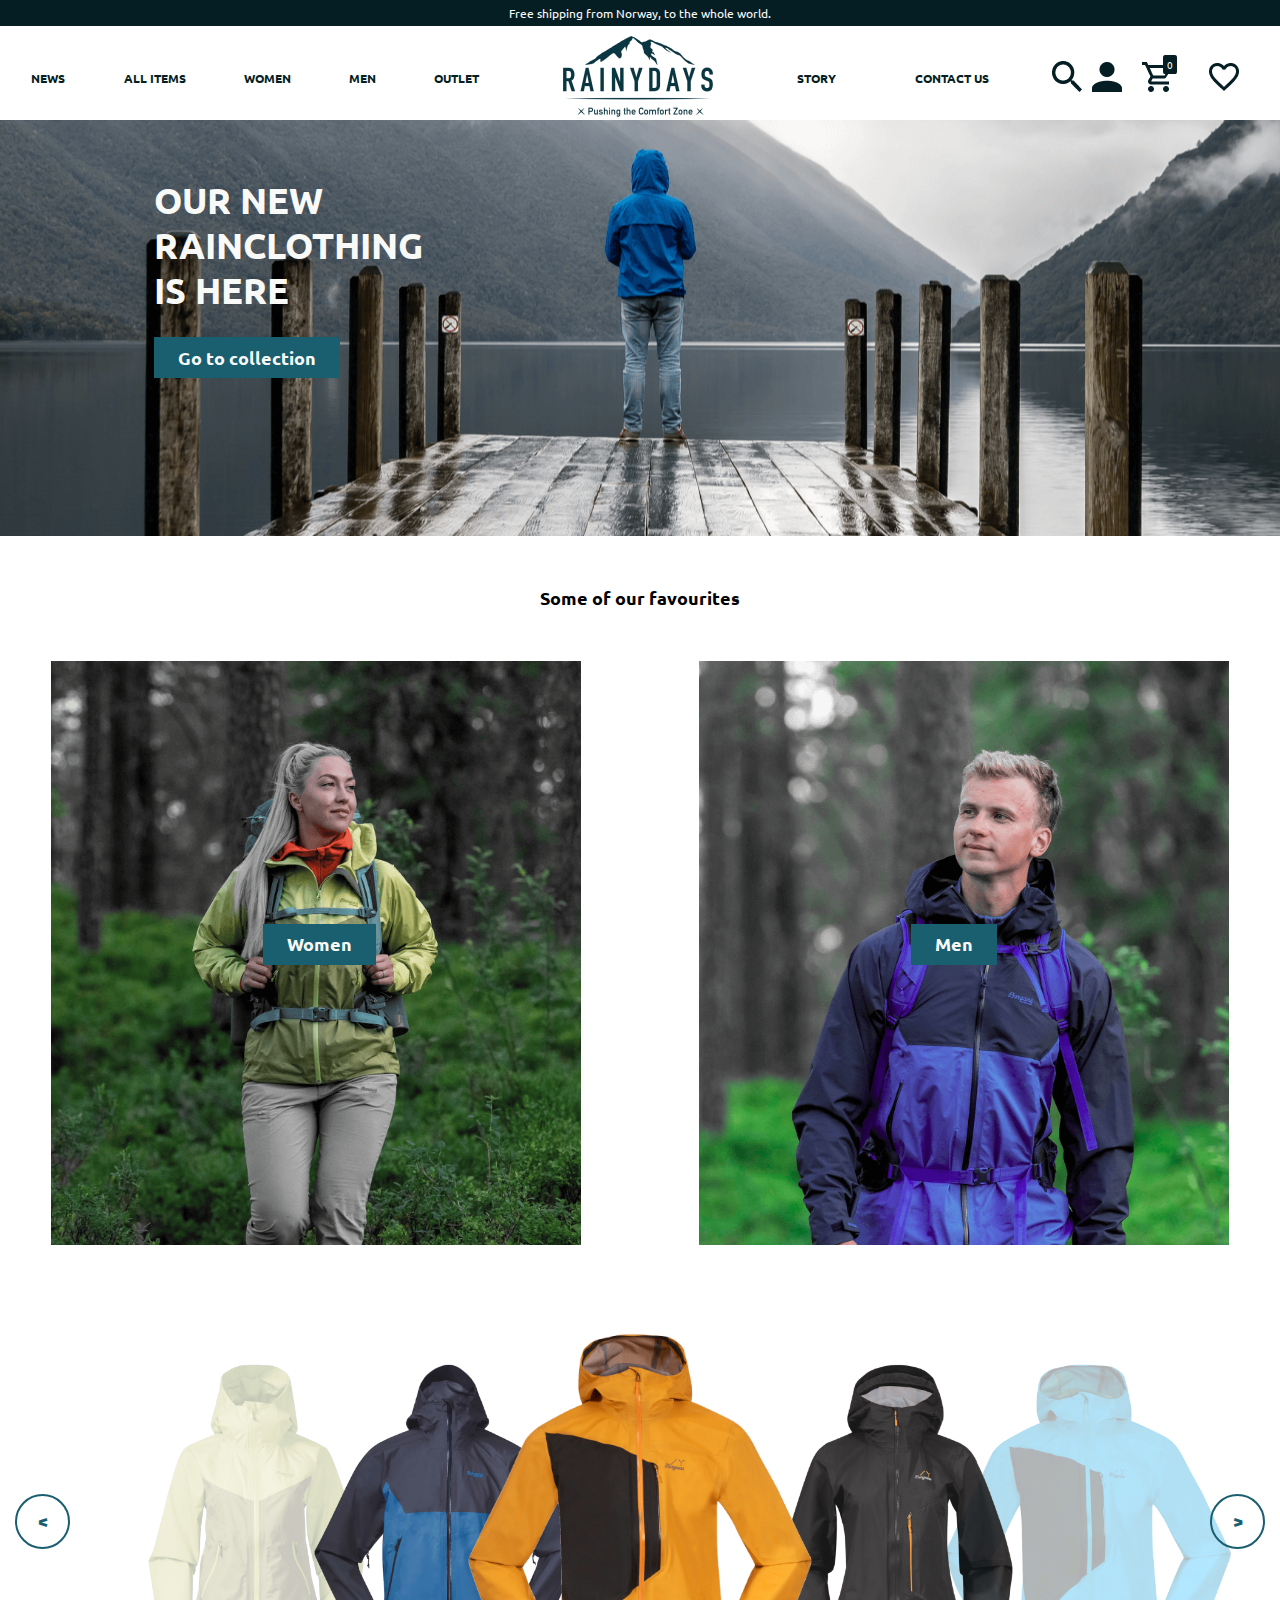
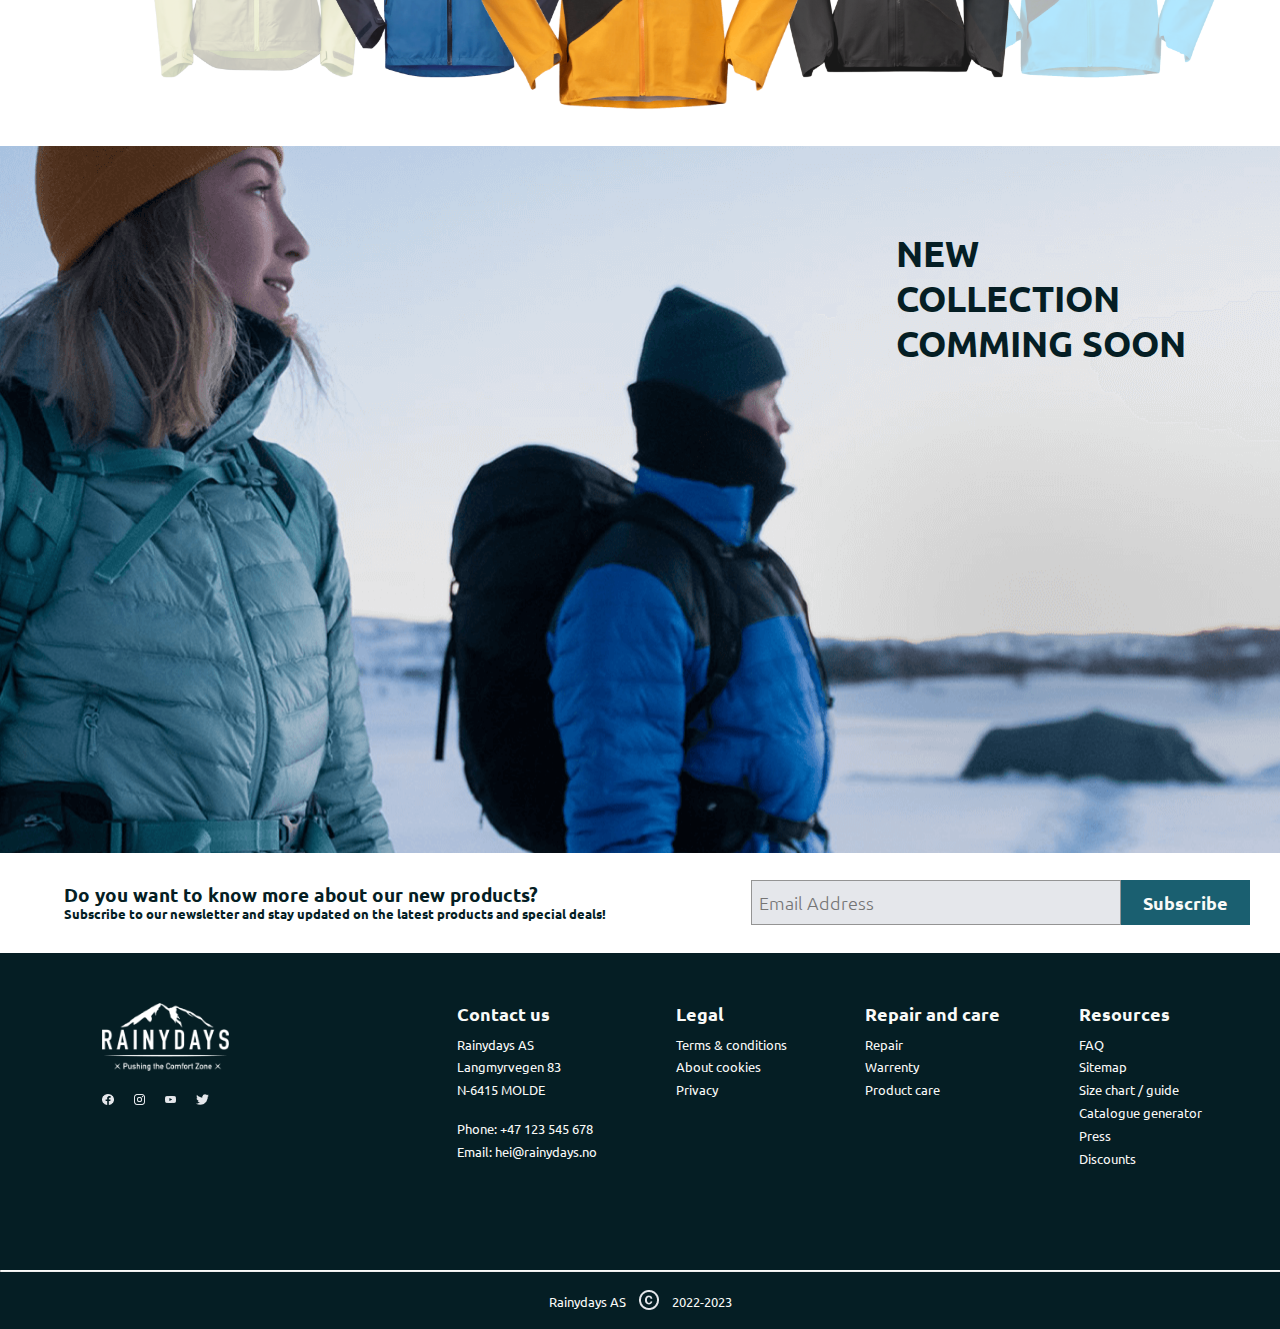
<file: index.html>
<!DOCTYPE html>
<html lang="en">

  <head>
    <meta charset="UTF-8">
    <meta http-equiv="X-UA-Compatible" content="IE=edge">
    <meta name="viewport" content="width=device-width, initial-scale=1.0">
    <meta name="description"
      content="Rainydays offers a wide range of high-quality rainwear and outdoor clothing for active men and women. From waterproof jackets to warm fleeces, we have everything you need to enjoy the outdoors in all types of weather conditions. Explore our collection today and get ready for adventure!">
    <link rel="stylesheet" href="/css/style.css">
    <link rel="stylesheet"
      href="https://fonts.googleapis.com/css2?family=Material+Symbols+Outlined:opsz,wght,FILL,GRAD@48,400,0,0">
    <link rel="shortcut icon" href="/images/favicons/favicon.ico"
      type="image/x-icon">
    <title>Rainydays | Home</title>
  </head>

  <body>
    <div class="top">
      <p>Free shipping from Norway, to the whole world.</p>
    </div>
    <nav aria-label="Main menu">

      <div class="mobile-top">
        <div class="dropdown">
          <input type="checkbox" id="checkbox_toggle">
          <label title="Mobile hamburger menu" for="checkbox_toggle"
            class="hamburger" aria-haspopup="true"
            aria-label="Open the menu">
            <span class="line line-1"></span>
            <span class="line line-2"></span>
            <span class="line line-3"></span>
          </label>
          <ul class="mobile-menu">
            <li><a href="/index.html">News</a></li>
            <li><a href="/pages/404.html"><img alt="See your account"
                  src="/images/nav/mobil-account.png">Your account</a>
            </li>
            <li><a href="/pages/products.html">All items</a></li>
            <li><a href="/pages/404.html"><img alt="See favorites"
                  src="/images/nav/mobil-fav.png">Favorites</a></li>
            <li><a href="/pages/women.html">Women</a></li>
            <li><a href="/pages/story.html">Story</a></li>
            <li><a href="/pages/products.html">Men</a></li>
            <li><a href="/pages/contact.html">Contact us</a></li>
            <li><a href="/pages/404.html">Outlet</a></li>
          </ul>
        </div>
        <a href="/">
          <img src="/images/nav/logo-150x80-color-home.png" alt="Rainydays AS">
        </a>
      </div>
      <div class="menu">
        <ul class="menu-text menu-left">
          <li><a href="/index.html">News</a></li>
          <li><a href="/pages/products.html">All items</a></li>
          <li><a href="/pages/women.html">Women</a></li>
          <li><a href="/pages/products.html">Men</a></li>
          <li><a href="/pages/404.html">Outlet</a></li>
        </ul>
        <ul class="logo">
          <li>
            <a href="/">
              <img src="/images/nav/logo-150x80-color-home.png"
                alt="Rainydays AS">
            </a>
          </li>
        </ul>
        <ul class="menu-text menu-right">
          <li><a href="/pages/story.html">Story</a></li>
          <li><a href="/pages/contact.html">Contact us</a></li>
        </ul>
        <ul class="icons">
          <li>
            <a href="#">
              <img src="/images/nav/search.png" alt="Search the webpage">
            </a>
          </li>
          <li>
            <a href="#">
              <img src="/images/nav/mypage.png" alt="See your account page">
            </a>
          </li>
          <li>
            <a href="#" id="shopping-cart">
              <img src="/images/nav/empty-cart.png" alt="See shopping cart" />
              <span id="cart-count" class="cart-count">0</span>
            </a>
          </li>
          <li>
            <a href="#">
              <img src="/images/nav/fav.png" alt="See favorites">
            </a>
          </li>
        </ul>
      </div>
    </nav>
    <div class="mobile-search">
      <span class="material-symbols-outlined">
        search
      </span>
      <input title="Here you can search through the webpage" type="text"
        placeholder="Search..">
    </div>
    <div class="flex-container-cart-dropdown">
      <div id="cart-dropdown" class="cart-dropdown-hidden">
        <div id="cart-header">
          <div>
            Cart Items (<span id="cart-item-count">0</span> items)
          </div>
          <div>
            <a href="#"><span id="empty-cart">Empty cart</span></a>
          </div>
        </div>
        <ul id="cart-items">
          <!--Placeholder-->
        </ul>
        <div id="cart-footer">
          <div class="price">Total: <span id="cart-total">0</span></div>
          <button id="go-to-cart">Go to Shopping Cart</button>
        </div>
      </div>
    </div>
    <div class="banner" id="banner-home">

      <div class="banner-text">
        <h1 class="header-text">Our new rainclothing is here</h1>
        <a class="cta-buttons-index cta-buttons-home"
          href="/pages/products.html">Go to collection</a>
      </div>
      <div class="banner-gradient"></div>
    </div>
    <main>
      <div id="loading-indicator">
        <div class="loading-bar"></div>
        Loading...
      </div>
      <h2 class="cta-header">Some of our favourites</h2>
      <div class="cta-pictures">
        <div class="cta-left">
          <a class="cta-buttons cta-buttons-home" href="/pages/women.html">Women</a>
        </div>
        <div class="cta-right">
          <a class="cta-buttons cta-buttons-home" href="/pages/products.html">
            Men
          </a>
        </div>
      </div>
      <div class="slider">
        <div class="slider-container">
          <img class="carousel-item carousel-item-1"
            src="/images/carousel/jacket01.png" alt="Oslo 3L anorak">
          <img class="carousel-item carousel-item-2"
            src="/images/carousel/jacket02.png" alt="Lette V2 3L jacket">
          <img class="carousel-item carousel-item-3"
            src="/images/carousel/jacket03.png" alt="Vatne 3L jacket">
          <img class="carousel-item carousel-item-4"
            src="/images/carousel/jacket04.png" alt="Oslo Urban jacket">
          <img class="carousel-item carousel-item-5"
            src="/images/carousel/jacket05.png" alt="Molde 3L jacket">
          <div class="slider-controls">
          </div>
        </div>

      </div>
      <div class="news-banner">
        <h2>New <br> collection</h2>
        <h2 id="news-banner-teaser">comming soon</h2>
        <a class="cta-buttons cta-buttons-banner" href="#">Read more</a>
      </div>
      <div class="newsletter-sub">
        <div class="newsletter-sub-text">
          <h3>Do you want to know more about our new products?</h3>
          <p>
            <label for="subscribe">
              Subscribe to our newsletter and stay updated on the latest
              products
              and special deals!
            </label>
          </p>
        </div>
        <div class="newsletter-sub-signup">
          <input id="subscribe" type="email" placeholder="Email Address"
            name="mail"
            title="To subscribe to our newsletter you can write your email here">
          <button>Subscribe</button>
        </div>
      </div>
    </main>
    <footer>
      <div class="footer-desktop">
        <div class="footer-some">
          <img src="/images/footer/footer-logo-150x80-white.png"
            alt="Rainydays AS"><br>
          <div class="footer-some-icons">
            <a href="#"><img src="/images/footer/facebook.png"
                alt="Go to Facebook page"></a>
            <a href="#"><img src="/images/footer/Instagram.png"
                alt="Go to Instagram"></a>
            <a href="#"><img src="/images/footer/Youtube.png"
                alt="Go to Youtube"></a>
            <a href="#"><img src="/images/footer/Twitter.png"
                alt="Go to Twitter"></a>
          </div>
        </div>
        <div class="footer-text">
          <div class="footer-contact">
            <h3>Contact us</h3>
            <p>Rainydays AS <br> Langmyrvegen 83 <br> N-6415 MOLDE</p> <br>
            <p>Phone: <a href="tel:0047123545678">+47 123 545 678</a></p>
            <p>Email: <a href="mailto:hei@rainydays.no">hei@rainydays.no</a></p>
          </div>
          <div class="footer-legal">
            <h3>Legal</h3>
            <p><a href="#">Terms & conditions</a></p>
            <p><a href="#">About cookies</a></p>
            <p><a href="#">Privacy</a></p>
          </div>
          <div class="footer-repairandcare">
            <h3>Repair and care</h3>
            <p><a href="#">Repair</a></p>
            <p><a href="#">Warrenty</a></p>
            <p><a href="#">Product care</a></p>
          </div>
          <div class="footer-resources">
            <h3>Resources</h3>
            <p><a href="#">FAQ</a></p>
            <p><a href="#">Sitemap</a></p>
            <p><a href="#">Size chart / guide</a></p>
            <p><a href="#">Catalogue generator</a></p>
            <p><a href="#">Press</a></p>
            <p><a href="#">Discounts</a></p>
          </div>
        </div>
      </div>

      <div class="footer-mobile">
        <div class="footer-mobile-some">
          <img src="/images/footer/footer-logo-150x80-white.png"
            alt="Rainydays AS"><br>
          <div class="footer-mobile-some-icons">
            <a href="#"><img src="/images/footer/mobile-facebook.png"
                alt="Go to Facebook"></a>
            <a href="#"><img src="/images/footer/mobile-Instagram.png"
                alt="Go to Instagram"></a>
            <a href="#"><img src="/images/footer/mobile-Youtube.png"
                alt="Go to Youtube"></a>
            <a href="#"><img src="/images/footer/mobile-Twitter.png"
                alt="Go to Twitter"></a>
          </div>
        </div>
        <div class="footer-mobile-text">
          <div class="footer-mobile-text-left">
            <div class="footer-mobile-repairandcare">
              <h3>Repair and care</h3>
              <p><a href="#">Repair</a></p>
              <p><a href="#">Warrenty</a></p>
              <p><a href="#">Product care</a></p>
            </div>
            <div class="footer-mobile-legal">
              <h3>Legal</h3>
              <p><a href="#">Terms & conditions</a></p>
              <p><a href="#">About cookies</a></p>
              <p><a href="#">Privacy</a></p>
            </div>
          </div>
          <div class="footer-mobile-resources">
            <h3>Resources</h3>
            <p><a href="#">FAQ</a></p>
            <p><a href="#">Sitemap</a></p>
            <p><a href="#">Size chart / guide</a></p>
            <p><a href="#">Catalogue generator</a></p>
            <p><a href="#">Press</a></p>
            <p><a href="#">Discounts</a></p>
          </div>
        </div>
        <div class="footer-mobile-contact">
          <h3>Contact us</h3>
          <p>Rainydays AS <br> Langmyrvegen 83 <br> N-6415 MOLDE</p> <br>
          <p>Phone: <a href="tel:0047123545678">+47 123 545 678</a></p>
          <p>Email: <a href="mailto:hei@rainydays.no">hei@rainydays.no</a></p>
        </div>
      </div>

      <hr class="hr-desktop">
      <div class="footer-cpright">
        <p>Rainydays AS <img src="/images/footer/c.png" alt="Copyrights">
          2022-2023</p>
      </div>
    </footer>
    <script src="/js/carousel.js"></script>
    <script type="module" src="../js/main.js"></script>
  </body>

</html>
</file>
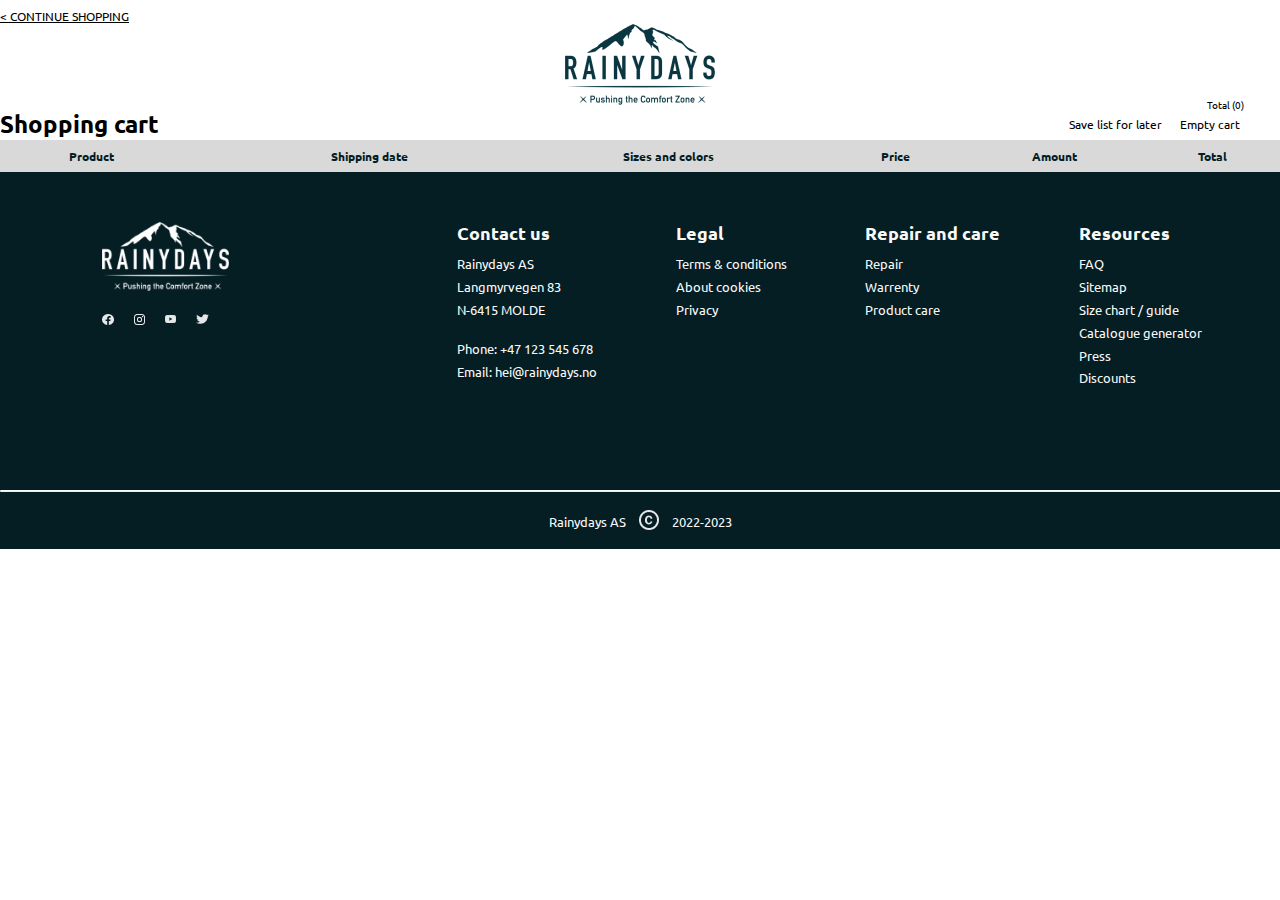
<file: pages/cart.html>
<!DOCTYPE html>
<html lang="en">
  <head>
    <meta charset="UTF-8" />
    <meta http-equiv="X-UA-Compatible" content="IE=edge" />
    <meta name="viewport" content="width=device-width, initial-scale=1.0" />
    <meta
      name="description"
      content="Explore Rainydays' full collection of high-quality rainwear and outdoor clothing for men and women on our All Items page. From waterproof jackets and pants to cozy fleeces and hats, we have everything you need to stay dry and comfortable in any weather. Browse our selection of stylish and functional clothing today and get ready to embrace the outdoors in style!" />
    <link rel="stylesheet" href="/css/style.css" />
    <link
      rel="stylesheet"
      href="https://fonts.googleapis.com/css2?family=Material+Symbols+Outlined:opsz,wght,FILL,GRAD@48,400,0,0" />
    <link
      rel="shortcut icon"
      href="/images/favicons/favicon.ico"
      type="image/x-icon" />
    <title>Rainydays | Cart</title>
  </head>

  <body>
    <div class="continue-shopping" id="continue-shopping"><a href="#">< Continue
        shopping</a></div>
    <nav>
      <div class="mobile-top">
        <div class="dropdown">
          <input type="checkbox" id="checkbox_toggle" />
          <label
            title="Mobile hamburger menu"
            for="checkbox_toggle"
            class="hamburger"
            aria-haspopup="true"
            aria-label="Open the menu">
            <span class="line line-1"></span>
            <span class="line line-2"></span>
            <span class="line line-3"></span>
          </label>
          <ul class="mobile-menu">
            <li><a href="/">News</a></li>
            <li>
              <a href="/pages/404.html"><img
                  alt="See your account"
                  src="/images/nav/mobil-account.png" />Your account</a>
            </li>
            <li><a href="/pages/products.html">All items</a></li>
            <li>
              <a href="/pages/404.html"><img
                  alt="See favorites"
                  src="/images/nav/mobil-fav.png" />Favorites</a>
            </li>
            <li><a href="/pages/women.html">Women</a></li>
            <li><a href="/pages/story.html">Story</a></li>
            <li><a href="/pages/products.html">Men</a></li>
            <li><a href="/pages/contact.html">Contact us</a></li>
            <li><a href="/pages/404.html">Outlet</a></li>
          </ul>
        </div>
        <a href="/">
          <img
            src="/images/nav/logo-150x80-color-home.png"
            alt="Rainydays AS" />
        </a>
        <span class="material-symbols-outlined"> shopping_cart </span>
      </div>
      <div class="menu">
        <a href="/">
          <img
            src="/images/nav/logo-150x80-color-home.png"
            alt="Rainydays AS" />
        </a>
      </div>
    </nav>
    <div class="mobile-search">
      <span class="material-symbols-outlined"> search </span>
      <input
        title="Here you can search through the webpage"
        type="text"
        placeholder="Search.." />
    </div>
    <div id="cart-dropdown" class="cart-dropdown-hidden">
      <div id="cart-header">
        Cart Items (<span id="cart-item-count">0</span> items)
      </div>
      <ul id="cart-items">
        <!--Placeholder-->
      </ul>
      <div id="cart-footer">
        <div class="price">Total: $<span id="cart-total">0</span></div>
        <button id="go-to-cart">Go to Shopping Cart</button>
      </div>
    </div>
    <main>
      <div id="loading-indicator">
        <div class="loading-bar"></div>
        Loading...
      </div>
      <div class="shopping-cart-top">
        <div class="shopping-cart-menu">
          <h1>Shopping cart</h1>
          <ul class="ul-top">
            <li><a href="#">Save list for later</a></li>
            <li id="empty-cart"><a href="#" id="shopping-cart">
                Empty cart
                <span id="cart-count" class="cart-page-count ">0</span>
              </a>
            </ul>
          </div>
        </div>
        <div>
          <div class="shopping-cart">

          </div>
        </div>

      </main>
      <footer>
        <div class="footer-desktop">
          <div class="footer-some">
            <img
              src="/images/footer/footer-logo-150x80-white.png"
              alt="Rainydays AS" /><br />
            <div class="footer-some-icons">
              <a href="#"><img src="/images/footer/facebook.png"
                  alt="Go to Facebook page" /></a>
              <a href="#"><img src="/images/footer/Instagram.png"
                  alt="Go to Instagram" /></a>
              <a href="#"><img src="/images/footer/Youtube.png"
                  alt="Go to Youtube" /></a>
              <a href="#"><img src="/images/footer/Twitter.png"
                  alt="Go to Twitter" /></a>
            </div>
          </div>
          <div class="footer-text">
            <div class="footer-contact">
              <h3>Contact us</h3>
              <p>
                Rainydays AS <br />
                Langmyrvegen 83 <br />
                N-6415 MOLDE
              </p>
              <br />
              <p>Phone: <a href="tel:0047123545678">+47 123 545 678</a></p>
              <p>Email: <a href="mailto:hei@rainydays.no">hei@rainydays.no</a></p>
            </div>
            <div class="footer-legal">
              <h3>Legal</h3>
              <p><a href="#">Terms & conditions</a></p>
              <p><a href="#">About cookies</a></p>
              <p><a href="#">Privacy</a></p>
            </div>
            <div class="footer-repairandcare">
              <h3>Repair and care</h3>
              <p><a href="#">Repair</a></p>
              <p><a href="#">Warrenty</a></p>
              <p><a href="#">Product care</a></p>
            </div>
            <div class="footer-resources">
              <h3>Resources</h3>
              <p><a href="#">FAQ</a></p>
              <p><a href="#">Sitemap</a></p>
              <p><a href="#">Size chart / guide</a></p>
              <p><a href="#">Catalogue generator</a></p>
              <p><a href="#">Press</a></p>
              <p><a href="#">Discounts</a></p>
            </div>
          </div>
        </div>

        <div class="footer-mobile">
          <div class="footer-mobile-some">
            <img
              src="/images/footer/footer-logo-150x80-white.png"
              alt="Rainydays AS" /><br />
            <div class="footer-mobile-some-icons">
              <a href="#"><img
                  src="/images/footer/mobile-facebook.png"
                  alt="Go to Facebook" /></a>
              <a href="#"><img
                  src="/images/footer/mobile-Instagram.png"
                  alt="Go to Instagram" /></a>
              <a href="#"><img src="/images/footer/mobile-Youtube.png"
                  alt="Go to Youtube" /></a>
              <a href="#"><img src="/images/footer/mobile-Twitter.png"
                  alt="Go to Twitter" /></a>
            </div>
          </div>
          <div class="footer-mobile-text">
            <div class="footer-mobile-text-left">
              <div class="footer-mobile-repairandcare">
                <h3>Repair and care</h3>
                <p><a href="#">Repair</a></p>
                <p><a href="#">Warrenty</a></p>
                <p><a href="#">Product care</a></p>
              </div>
              <div class="footer-mobile-legal">
                <h3>Legal</h3>
                <p><a href="#">Terms & conditions</a></p>
                <p><a href="#">About cookies</a></p>
                <p><a href="#">Privacy</a></p>
              </div>
            </div>
            <div class="footer-mobile-resources">
              <h3>Resources</h3>
              <p><a href="#">FAQ</a></p>
              <p><a href="#">Sitemap</a></p>
              <p><a href="#">Size chart / guide</a></p>
              <p><a href="#">Catalogue generator</a></p>
              <p><a href="#">Press</a></p>
              <p><a href="#">Discounts</a></p>
            </div>
          </div>
          <div class="footer-mobile-contact">
            <h3>Contact us</h3>
            <p>
              Rainydays AS <br />
              Langmyrvegen 83 <br />
              N-6415 MOLDE
            </p>
            <br />
            <p>Phone: <a href="tel:0047123545678">+47 123 545 678</a></p>
            <p>Email: <a href="mailto:hei@rainydays.no">hei@rainydays.no</a></p>
          </div>
        </div>

        <hr class="hr-desktop" />
        <div class="footer-cpright">
          <p>
            Rainydays AS
            <img src="/images/footer/c.png" alt="Copyrights" /> 2022-2023
          </p>
        </div>
      </footer>
      <script type="module" src="../js/main.js"></script>
    </body>
  </html>
</file>
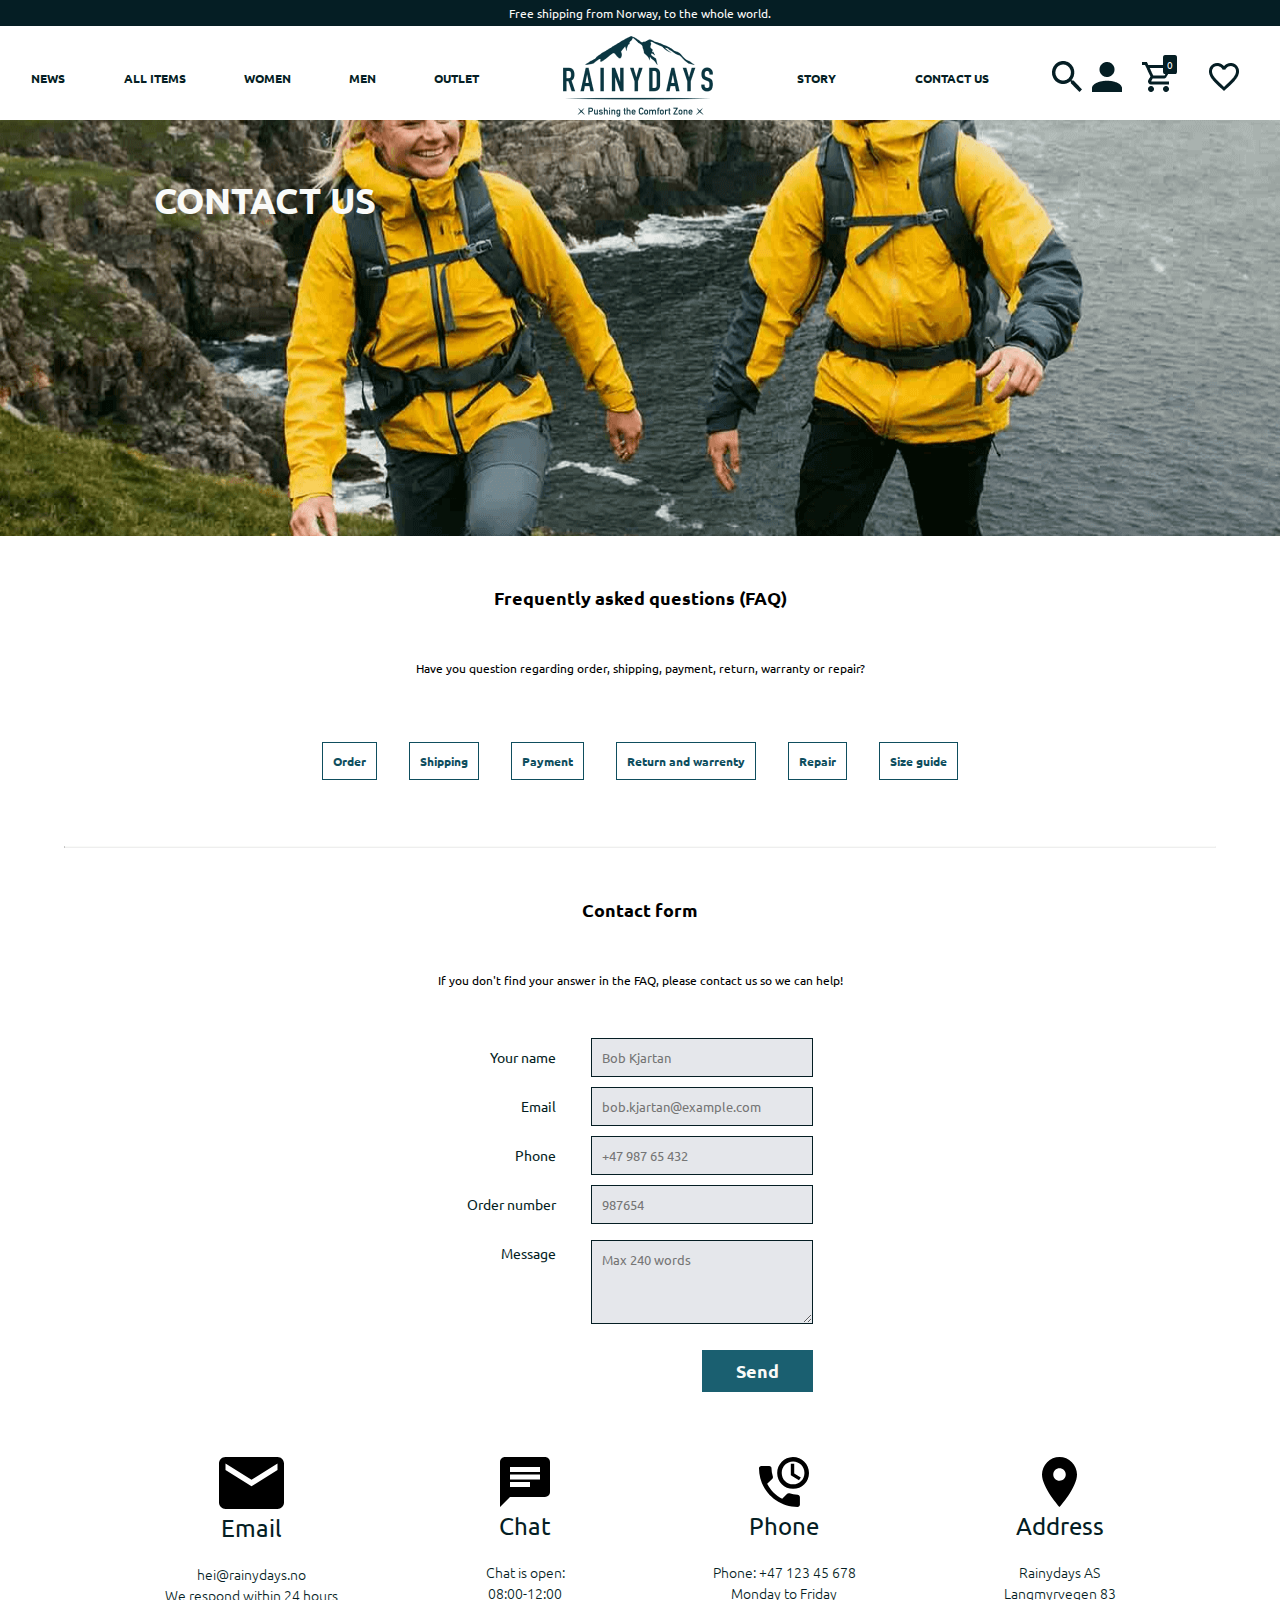
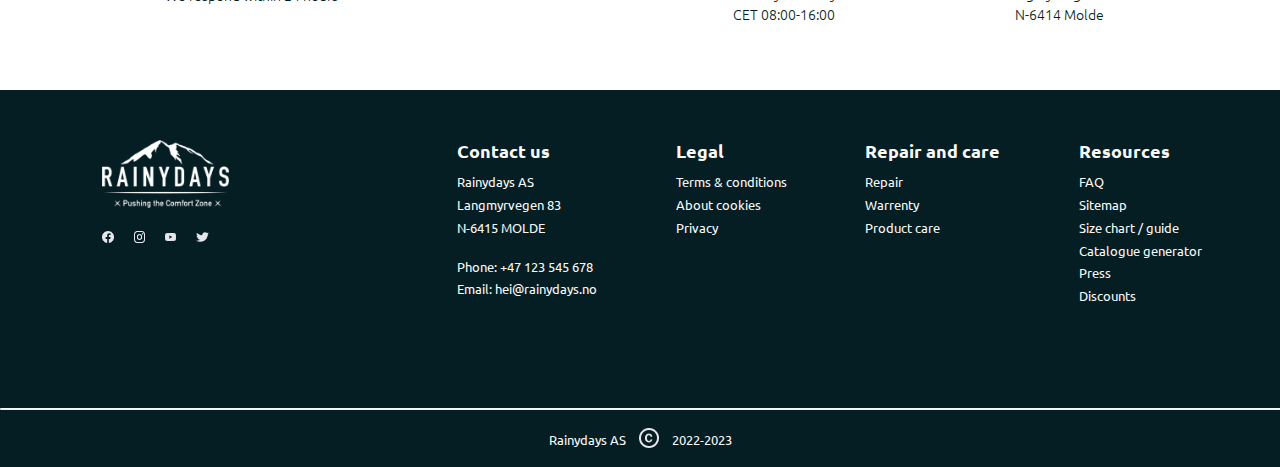
<file: pages/contact.html>
<!DOCTYPE html>
<html lang="en">

  <head>
    <meta charset="UTF-8">
    <meta http-equiv="X-UA-Compatible" content="IE=edge">
    <meta name="viewport" content="width=device-width, initial-scale=1.0">
    <meta name="description"
      content="Get in touch with Rainydays today via our Contact Us page. Our friendly and knowledgeable customer service team is available to answer any questions you may have about our products, shipping, returns, and more. Whether you prefer to call, email, or fill out our online form, we're here to help you find the perfect rainwear and outdoor clothing for your needs.">
    <link rel="stylesheet" href="/css/style.css">
    <link rel="stylesheet"
      href="https://fonts.googleapis.com/css2?family=Material+Symbols+Outlined:opsz,wght,FILL,GRAD@48,400,0,0">
    <link rel="shortcut icon" href="/images/favicons/favicon.ico"
      type="image/x-icon">
    <title>Rainydays | Contact Us</title>
  </head>

  <body>
    <div class="top">
      <p>Free shipping from Norway, to the whole world.</p>
    </div>
    <nav>

      <div class="mobile-top">
        <div class="dropdown">
          <input type="checkbox" id="checkbox_toggle">
          <label title="Mobile hamburger menu" for="checkbox_toggle"
            class="hamburger" aria-haspopup="true"
            aria-label="Open the menu">
            <span class="line line-1"></span>
            <span class="line line-2"></span>
            <span class="line line-3"></span>
          </label>
          <ul class="mobile-menu">
            <li><a href="/">News</a></li>
            <li><a href="/pages/404.html"><img alt="See your account"
                  src="/images/nav/mobil-account.png">Your account</a>
            </li>
            <li><a href="/pages/products.html">All items</a></li>
            <li><a href="/pages/404.html"><img alt="See favorites"
                  src="/images/nav/mobil-fav.png">Favorites</a></li>
            <li><a href="/pages/women.html">Women</a></li>
            <li><a href="/pages/story.html">Story</a></li>
            <li><a href="/pages/products.html">Men</a></li>
            <li><a href="/pages/contact.html">Contact us</a></li>
            <li><a href="/pages/404.html">Outlet</a></li>
          </ul>
        </div>
        <a href="/">
          <img src="/images/nav/logo-150x80-color-home.png" alt="Rainydays AS">
        </a>
      </div>
      <div class="menu">
        <ul class="menu-text menu-left">
          <li><a href="/">News</a></li>
          <li><a href="/pages/products.html">All items</a></li>
          <li><a href="/pages/women.html">Women</a></li>
          <li><a href="/pages/products.html">Men</a></li>
          <li><a href="/pages/404.html">Outlet</a></li>
        </ul>
        <ul class="logo">
          <li>
            <a href="/">
              <img src="/images/nav/logo-150x80-color-home.png"
                alt="Rainydays AS">
            </a>
          </li>
        </ul>
        <ul class="menu-text menu-right">
          <li><a href="/pages/story.html">Story</a></li>
          <li><a href="/pages/contact.html">Contact us</a></li>
        </ul>
        <ul class="icons">
          <li>
            <a href="#">
              <img src="/images/nav/search.png" alt="Search the webpage">
            </a>
          </li>
          <li>
            <a href="#">
              <img src="/images/nav/mypage.png" alt="See your account page">
            </a>
          </li>
          <li>
            <a href="#" id="shopping-cart">
              <img src="/images/nav/empty-cart.png" alt="See shopping cart" />
              <span id="cart-count" class="cart-count">0</span>
            </a>
          </li>
          <li>
            <a href="#">
              <img src="/images/nav/fav.png" alt="See favorites">
            </a>
          </li>
        </ul>
      </div>
    </nav>
    <div class="mobile-search">
      <span class="material-symbols-outlined">
        search
      </span>
      <input title="Here you can search through the webpage" type="text"
        placeholder="Search..">
    </div>
    <div class="flex-container-cart-dropdown">
      <div id="cart-dropdown" class="cart-dropdown-hidden">
        <div id="cart-header">
          <div>
            Cart Items (<span id="cart-item-count">0</span> items)
          </div>
          <div>
            <a href="#"><span id="empty-cart">Empty cart</span></a>
          </div>
        </div>
        <ul id="cart-items">
          <!--Placeholder-->
        </ul>
        <div id="cart-footer">
          <div class="price">Total: <span id="cart-total">0</span></div>
          <button id="go-to-cart">Go to Shopping Cart</button>
        </div>
      </div>
    </div>
    <div class="banner" id="banner-contact">

      <div class="banner-text">
        <h1 class="header-text">Contact us</h1>
      </div>
      <div class="banner-gradient"></div>
    </div>
    <main>
      <div id="loading-indicator">
        <div class="loading-bar"></div>
        Loading...
      </div>
      <div class="header-contact-us">
        <h2 class="cta-header">Frequently asked questions (FAQ)</h2>
        <p class="cta-p">Have you question regarding order, shipping, payment,
          return, warranty or repair? </p>
      </div>
      <ul class="faq-nav">
        <li><a href="#">Order</a></li>
        <li><a href="#">Shipping</a></li>
        <li><a href="#">Payment</a></li>
        <li><a href="#">Return and warrenty</a></li>
        <li><a href="#">Repair</a></li>
        <li><a href="#">Size guide</a></li>
      </ul>
      <hr id="hr-grey-large">
      <h2 class="cta-header"> Contact form</h2>
      <p class="cta-p">If you don&#39;t find your answer in the FAQ, please
        contact us so we can help! </p>
      <div class="form-container">
        <form>
          <label for="yname">Your name</label>
          <input type="text" name="name" id="yname" placeholder="Bob Kjartan">
          <label for="email">Email</label>
          <input type="email" name="email" id="email"
            placeholder="bob.kjartan@example.com">
          <label for="phone">Phone</label>
          <input type="tel" name="phone" id="phone" placeholder="+47 987 65 432">
          <label for="onr">Order number</label>
          <input type="text" name="ordernumber" id="onr" placeholder="987654">
          <label for="msg">Message</label>
          <textarea name="message" id="msg" placeholder="Max 240 words"></textarea>
          <br>
          <button>Send</button>
        </form>
      </div>
      <div class="cta-container">
        <div class="cta-contact cta-email">
          <img src="/images/contact/Vector-3.svg" alt="Letter">
          <h3>Email</h3>
          <a href="mailto:hei@rainydays.no">hei@rainydays.no</a>
          <p>We respond within 24 hours</p>
        </div>
        <div class="cta-contact cta-chat">
          <img src="/images/contact/Vector-2.svg" alt="Illustration of text">
          <h3>Chat</h3>
          <p>Chat is open:</p>
          <p>08:00-12:00</p>
        </div>
        <div class="cta-contact cta-tlf">
          <img src="/images/contact/Vector-1.svg" alt="Old phone">
          <h3>Phone</h3>
          <p>Phone: <a href="tel:+0012345678">+47 123 45 678</a></p>
          <p>Monday to Friday</p>
          <p>CET 08:00-16:00</p>
        </div>
        <div class="cta-contact cta-adr">
          <img src="/images/contact/Vector.svg" alt="Map pin">
          <h3>Address</h3>
          <p>Rainydays AS</p>
          <p>Langmyrvegen 83</p>
          <p>N-6414 Molde</p>
        </div>
      </div>
    </main>
    <footer>
      <div class="footer-desktop">
        <div class="footer-some">
          <img src="/images/footer/footer-logo-150x80-white.png"
            alt="Rainydays AS"><br>
          <div class="footer-some-icons">
            <a href="#"><img src="/images/footer/facebook.png"
                alt="Go to Facebook page"></a>
            <a href="#"><img src="/images/footer/Instagram.png"
                alt="Go to Instagram"></a>
            <a href="#"><img src="/images/footer/Youtube.png"
                alt="Go to Youtube"></a>
            <a href="#"><img src="/images/footer/Twitter.png"
                alt="Go to Twitter"></a>
          </div>
        </div>
        <div class="footer-text">
          <div class="footer-contact">
            <h3>Contact us</h3>
            <p>Rainydays AS <br> Langmyrvegen 83 <br> N-6415 MOLDE</p> <br>
            <p>Phone: <a href="tel:0047123545678">+47 123 545 678</a></p>
            <p>Email: <a href="mailto:hei@rainydays.no">hei@rainydays.no</a></p>
          </div>
          <div class="footer-legal">
            <h3>Legal</h3>
            <p><a href="#">Terms & conditions</a></p>
            <p><a href="#">About cookies</a></p>
            <p><a href="#">Privacy</a></p>
          </div>
          <div class="footer-repairandcare">
            <h3>Repair and care</h3>
            <p><a href="#">Repair</a></p>
            <p><a href="#">Warrenty</a></p>
            <p><a href="#">Product care</a></p>
          </div>
          <div class="footer-resources">
            <h3>Resources</h3>
            <p><a href="#">FAQ</a></p>
            <p><a href="#">Sitemap</a></p>
            <p><a href="#">Size chart / guide</a></p>
            <p><a href="#">Catalogue generator</a></p>
            <p><a href="#">Press</a></p>
            <p><a href="#">Discounts</a></p>
          </div>
        </div>
      </div>

      <div class="footer-mobile">
        <div class="footer-mobile-some">
          <img src="/images/footer/footer-logo-150x80-white.png"
            alt="Rainydays AS"><br>
          <div class="footer-mobile-some-icons">
            <a href="#"><img src="/images/footer/mobile-facebook.png"
                alt="Go to Facebook"></a>
            <a href="#"><img src="/images/footer/mobile-Instagram.png"
                alt="Go to Instagram"></a>
            <a href="#"><img src="/images/footer/mobile-Youtube.png"
                alt="Go to Youtube"></a>
            <a href="#"><img src="/images/footer/mobile-Twitter.png"
                alt="Go to Twitter"></a>
          </div>
        </div>
        <div class="footer-mobile-text">
          <div class="footer-mobile-text-left">
            <div class="footer-mobile-repairandcare">
              <h3>Repair and care</h3>
              <p><a href="#">Repair</a></p>
              <p><a href="#">Warrenty</a></p>
              <p><a href="#">Product care</a></p>
            </div>
            <div class="footer-mobile-legal">
              <h3>Legal</h3>
              <p><a href="#">Terms & conditions</a></p>
              <p><a href="#">About cookies</a></p>
              <p><a href="#">Privacy</a></p>
            </div>
          </div>
          <div class="footer-mobile-resources">
            <h3>Resources</h3>
            <p><a href="#">FAQ</a></p>
            <p><a href="#">Sitemap</a></p>
            <p><a href="#">Size chart / guide</a></p>
            <p><a href="#">Catalogue generator</a></p>
            <p><a href="#">Press</a></p>
            <p><a href="#">Discounts</a></p>
          </div>
        </div>
        <div class="footer-mobile-contact">
          <h3>Contact us</h3>
          <p>Rainydays AS <br> Langmyrvegen 83 <br> N-6415 MOLDE</p> <br>
          <p>Phone: <a href="tel:0047123545678">+47 123 545 678</a></p>
          <p>Email: <a href="mailto:hei@rainydays.no">hei@rainydays.no</a></p>
        </div>
      </div>

      <hr class="hr-desktop">
      <div class="footer-cpright">
        <p>Rainydays AS <img src="/images/footer/c.png" alt="Copyrights">
          2022-2023</p>
      </div>
    </footer>
    <script type="module" src="../js/main.js"></script>
  </body>

</html>
</file>
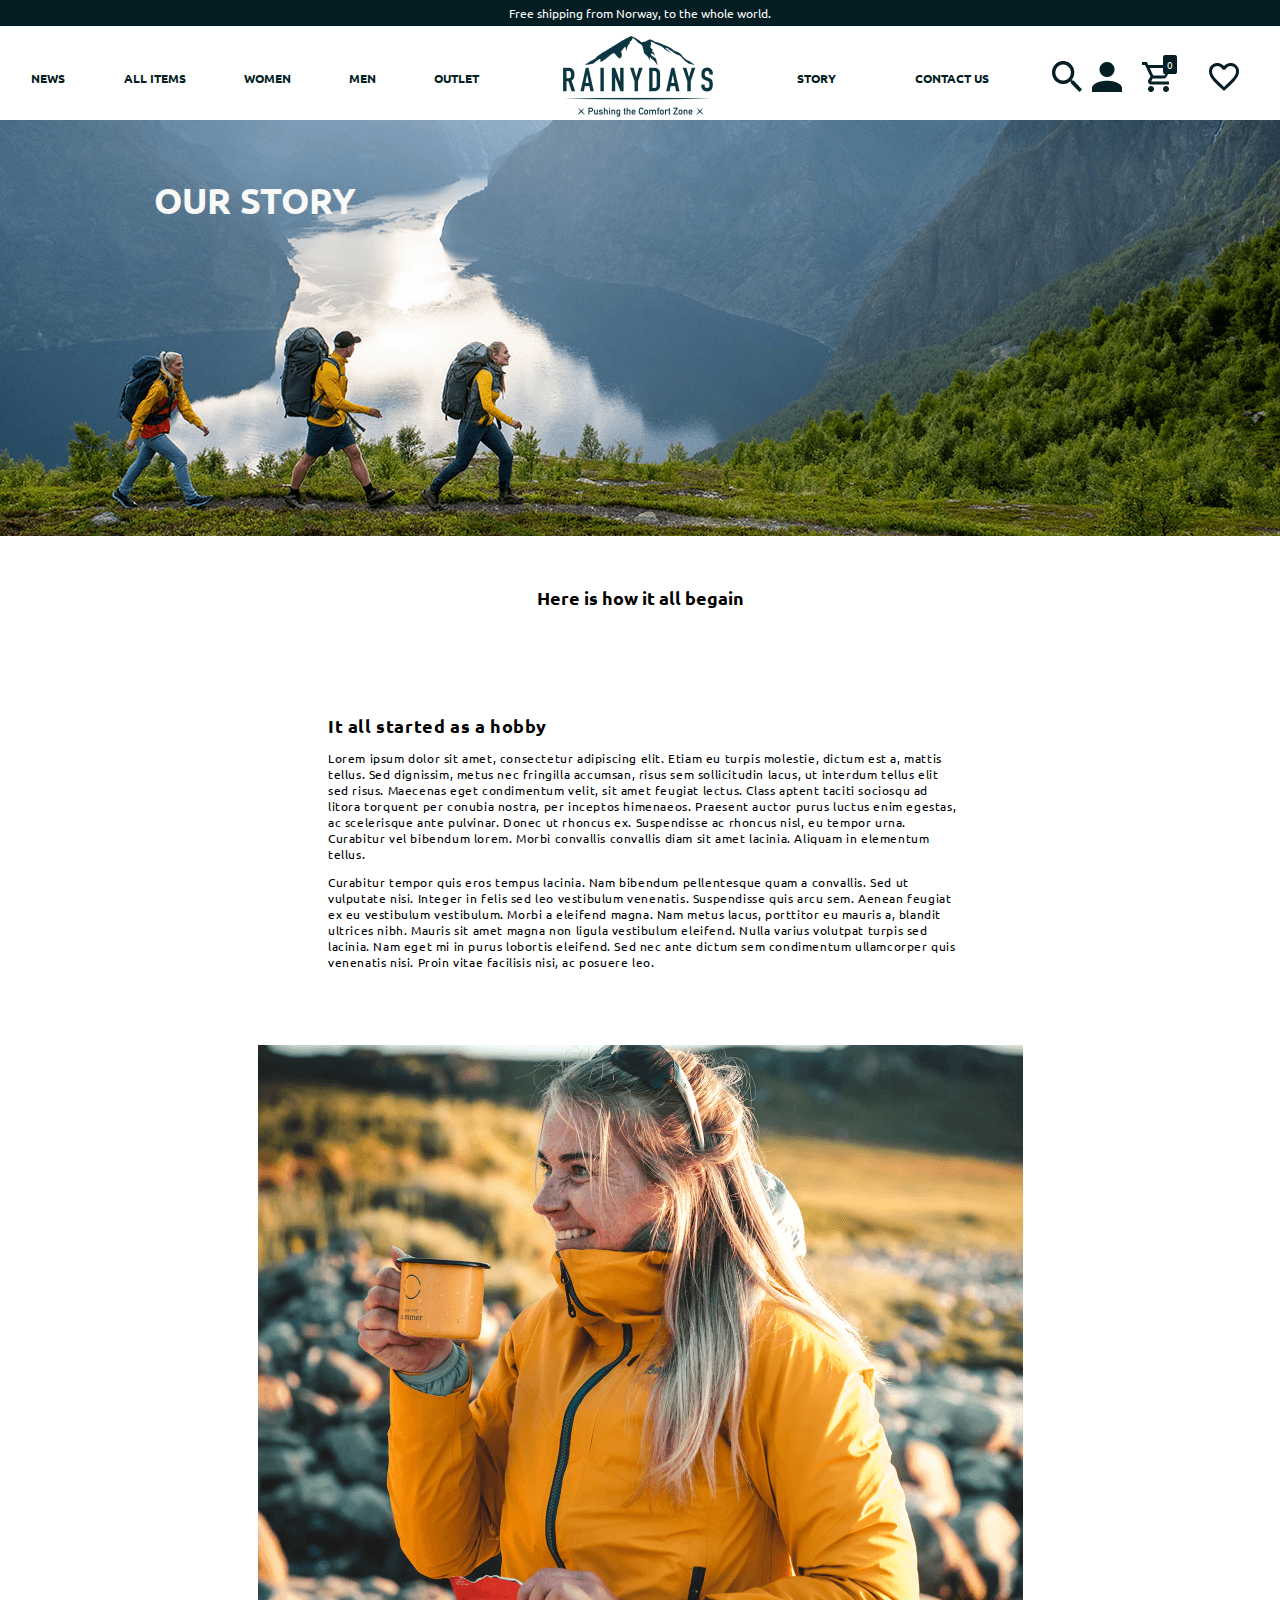
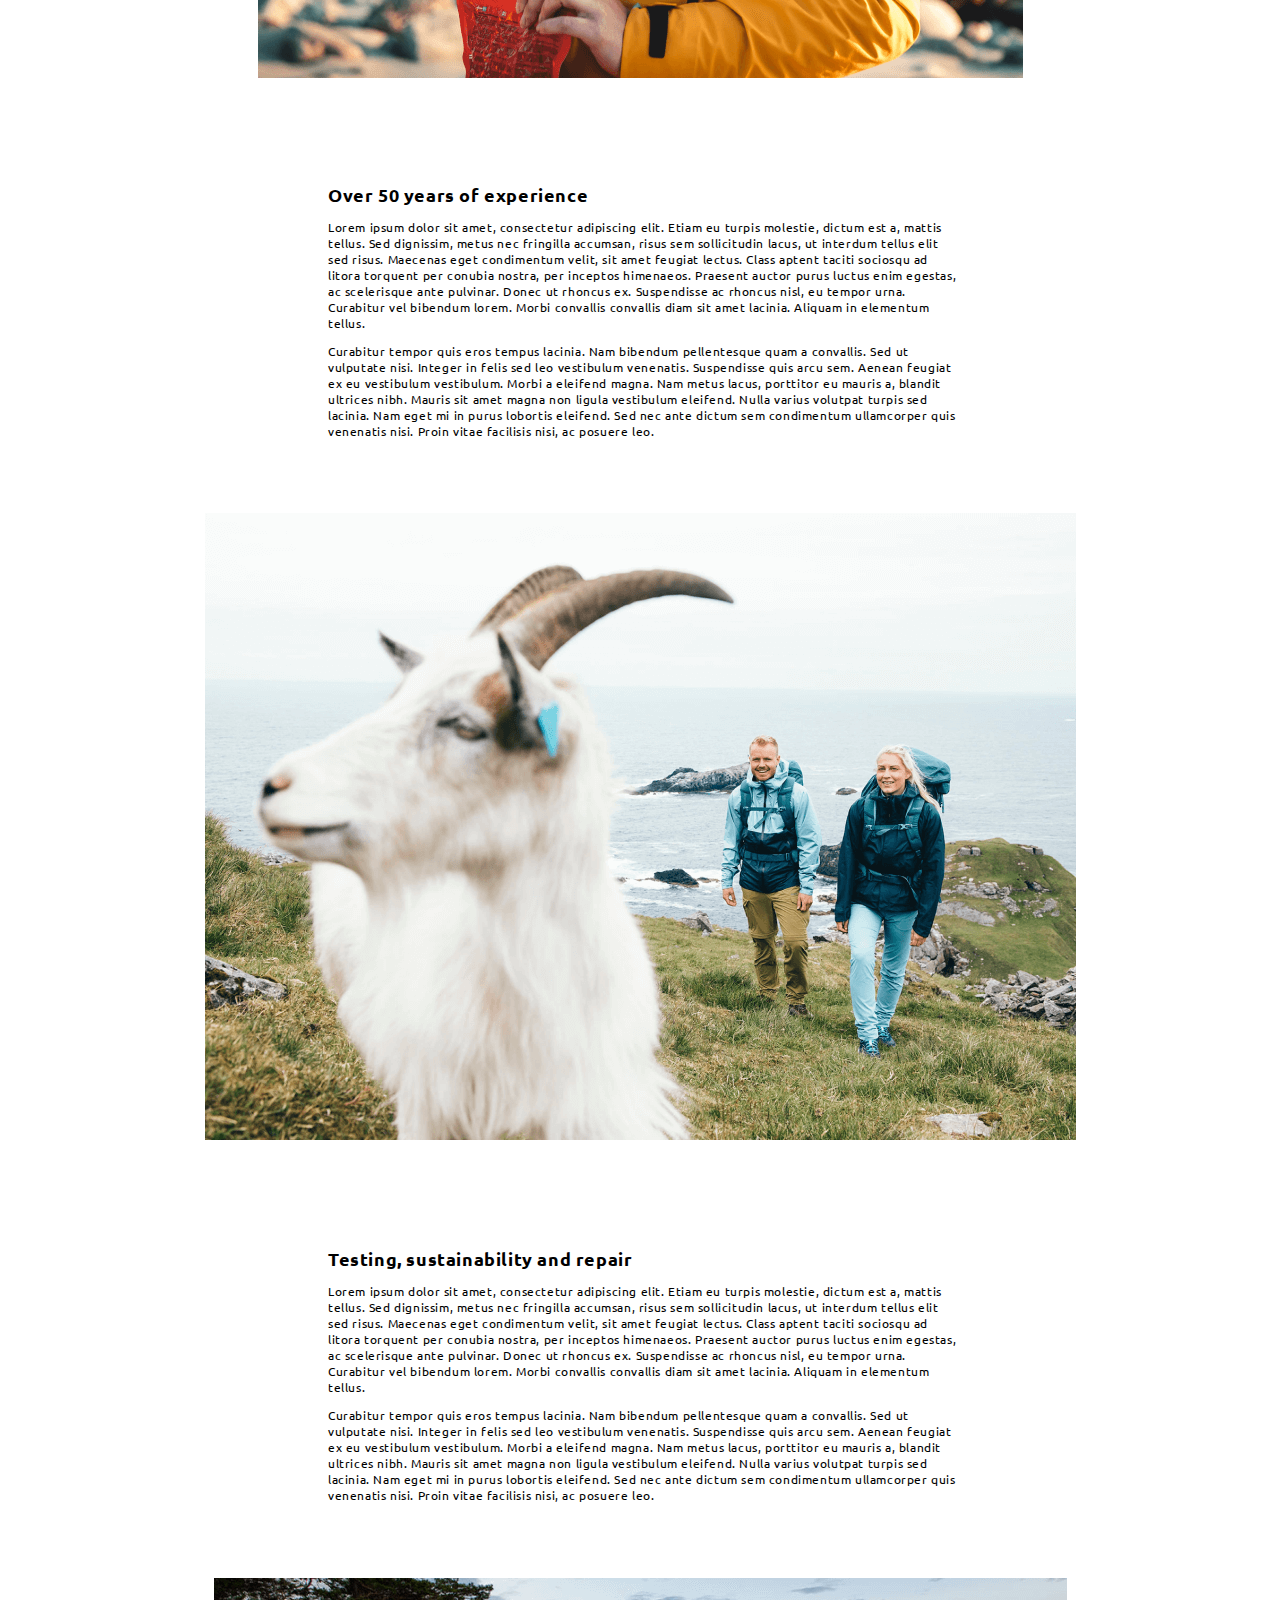
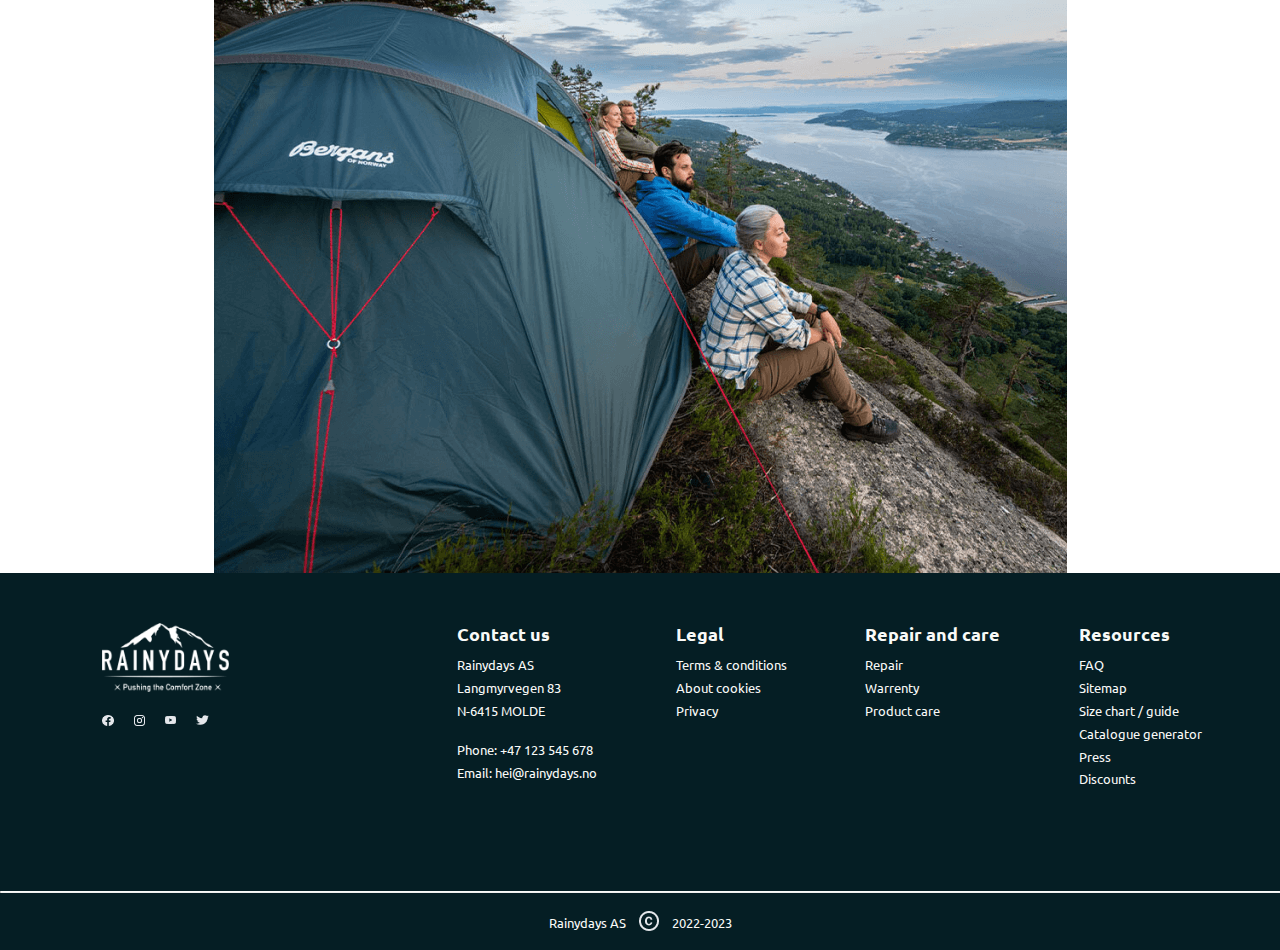
<file: pages/story.html>
<!DOCTYPE html>
<html lang="en">

  <head>
    <meta charset="UTF-8">
    <meta http-equiv="X-UA-Compatible" content="IE=edge">
    <meta name="viewport" content="width=device-width, initial-scale=1.0">
    <meta name="description"
      content="Learn more about Rainydays and our passion for providing high-quality rainwear and outdoor clothing. Our mission is to equip people with the gear they need to embrace the outdoors, no matter the weather. Discover our story, our values, and our commitment to sustainability on our Story page.">
    <link rel="stylesheet" href="/css/style.css">
    <link rel="stylesheet"
      href="https://fonts.googleapis.com/css2?family=Material+Symbols+Outlined:opsz,wght,FILL,GRAD@48,400,0,0">
    <link rel="shortcut icon" href="/images/favicons/favicon.ico"
      type="image/x-icon">
    <title>Rainydays | Story</title>
  </head>

  <body>
    <div class="top">
      <p>Free shipping from Norway, to the whole world.</p>
    </div>
    <nav>

      <div class="mobile-top">
        <div class="dropdown">
          <input type="checkbox" id="checkbox_toggle">
          <label title="Mobile hamburger menu" for="checkbox_toggle"
            class="hamburger" aria-haspopup="true"
            aria-label="Open the menu">
            <span class="line line-1"></span>
            <span class="line line-2"></span>
            <span class="line line-3"></span>
          </label>
          <ul class="mobile-menu">
            <li><a href="/">News</a></li>
            <li><a href="/pages/404.html"><img alt="See your account"
                  src="/images/nav/mobil-account.png">Your account</a>
            </li>
            <li><a href="/pages/products.html">All items</a></li>
            <li><a href="/pages/404.html"><img alt="See favorites"
                  src="/images/nav/mobil-fav.png">Favorites</a></li>
            <li><a href="/pages/women.html">Women</a></li>
            <li><a href="/pages/story.html">Story</a></li>
            <li><a href="/pages/products.html">Men</a></li>
            <li><a href="/pages/contact.html">Contact us</a></li>
            <li><a href="/pages/404.html">Outlet</a></li>
          </ul>
        </div>
        <a href="/">
          <img src="/images/nav/logo-150x80-color-home.png" alt="Rainydays AS">
        </a>
        <span class="material-symbols-outlined">
          shopping_cart
        </span>
      </div>
      <div class="menu">
        <ul class="menu-text menu-left">
          <li><a href="/">News</a></li>
          <li><a href="/pages/products.html">All items</a></li>
          <li><a href="/pages/women.html">Women</a></li>
          <li><a href="/pages/products.html">Men</a></li>
          <li><a href="/pages/404.html">Outlet</a></li>
        </ul>
        <ul class="logo">
          <li>
            <a href="/">
              <img src="/images/nav/logo-150x80-color-home.png"
                alt="Rainydays AS">
            </a>
          </li>
        </ul>
        <ul class="menu-text menu-right">
          <li><a href="/pages/story.html">Story</a></li>
          <li><a href="/pages/contact.html">Contact us</a></li>
        </ul>
        <ul class="icons">
          <li>
            <a href="#">
              <img src="/images/nav/search.png" alt="Search the webpage">
            </a>
          </li>
          <li>
            <a href="#">
              <img src="/images/nav/mypage.png" alt="See your account page">
            </a>
          </li>
          <li>
            <a href="#" id="shopping-cart">
              <img src="/images/nav/empty-cart.png" alt="See shopping cart" />
              <span id="cart-count" class="cart-count">0</span>
            </a>
          </li>
          <li>
            <a href="#">
              <img src="/images/nav/fav.png" alt="See favorites">
            </a>
          </li>
        </ul>
      </div>
    </nav>
    <div class="mobile-search">
      <span class="material-symbols-outlined">
        search
      </span>
      <input title="Here you can search through the webpage" type="text"
        placeholder="Search..">
    </div>
    <div class="flex-container-cart-dropdown">
      <div id="cart-dropdown" class="cart-dropdown-hidden">
        <div id="cart-header">
          <div>
            Cart Items (<span id="cart-item-count">0</span> items)
          </div>
          <div>
            <a href="#"><span id="empty-cart">Empty cart</span></a>
          </div>
        </div>
        <ul id="cart-items">
          <!--Placeholder-->
        </ul>
        <div id="cart-footer">
          <div class="price">Total: <span id="cart-total">0</span></div>
          <button id="go-to-cart">Go to Shopping Cart</button>
        </div>
      </div>
    </div>
    <div class="banner" id="banner-story">

      <div class="banner-text">
        <h1 class="header-text">Our story</h1>
      </div>
      <div class="banner-gradient"></div>
    </div>
    <main>
      <div id="loading-indicator">
        <div class="loading-bar"></div>
        Loading...
      </div>
      <h2 class="cta-header">Here is how it all begain</h2>
      <div class="story-norm">
        <div class="story-text">
          <h2>It all started as a hobby</h2>
          <p>
            Lorem ipsum dolor sit amet, consectetur adipiscing elit. Etiam eu
            turpis molestie, dictum est a, mattis
            tellus. Sed dignissim, metus nec fringilla accumsan, risus sem
            sollicitudin lacus, ut interdum tellus elit sed
            risus. Maecenas eget condimentum velit, sit amet feugiat lectus.
            Class aptent taciti sociosqu ad litora
            torquent per conubia nostra, per inceptos himenaeos. Praesent auctor
            purus luctus enim egestas, ac scelerisque
            ante pulvinar. Donec ut rhoncus ex. Suspendisse ac rhoncus nisl, eu
            tempor urna. Curabitur vel bibendum lorem.
            Morbi convallis convallis diam sit amet lacinia. Aliquam in
            elementum tellus.
          </p>
          <p>
            Curabitur tempor quis eros tempus lacinia. Nam bibendum pellentesque
            quam a convallis. Sed ut vulputate nisi.
            Integer in felis sed leo vestibulum venenatis. Suspendisse quis arcu
            sem. Aenean feugiat ex eu vestibulum
            vestibulum. Morbi a eleifend magna. Nam metus lacus, porttitor eu
            mauris a, blandit ultrices nibh. Mauris sit
            amet magna non ligula vestibulum eleifend. Nulla varius volutpat
            turpis sed lacinia. Nam eget mi in purus
            lobortis eleifend. Sed nec ante dictum sem condimentum ullamcorper
            quis venenatis nisi. Proin vitae facilisis
            nisi, ac posuere leo.</p>
        </div>
        <div class="story-img">
          <img src="/images/story/story-1.png"
            alt="Women wearing rainclothing drinking coffe">
        </div>
      </div>
      <div class="story-rev">
        <div class="story-text">
          <h2>Over 50 years of experience</h2>
          <p>
            Lorem ipsum dolor sit amet, consectetur adipiscing elit. Etiam eu
            turpis molestie, dictum est a, mattis
            tellus. Sed dignissim, metus nec fringilla accumsan, risus sem
            sollicitudin lacus, ut interdum tellus elit sed
            risus. Maecenas eget condimentum velit, sit amet feugiat lectus.
            Class aptent taciti sociosqu ad litora
            torquent per conubia nostra, per inceptos himenaeos. Praesent auctor
            purus luctus enim egestas, ac scelerisque
            ante pulvinar. Donec ut rhoncus ex. Suspendisse ac rhoncus nisl, eu
            tempor urna. Curabitur vel bibendum lorem.
            Morbi convallis convallis diam sit amet lacinia. Aliquam in
            elementum tellus.
          </p>
          <p>
            Curabitur tempor quis eros tempus lacinia. Nam bibendum pellentesque
            quam a convallis. Sed ut vulputate nisi.
            Integer in felis sed leo vestibulum venenatis. Suspendisse quis arcu
            sem. Aenean feugiat ex eu vestibulum
            vestibulum. Morbi a eleifend magna. Nam metus lacus, porttitor eu
            mauris a, blandit ultrices nibh. Mauris sit
            amet magna non ligula vestibulum eleifend. Nulla varius volutpat
            turpis sed lacinia. Nam eget mi in purus
            lobortis eleifend. Sed nec ante dictum sem condimentum ullamcorper
            quis venenatis nisi. Proin vitae facilisis
            nisi, ac posuere leo.</p>
        </div>
        <div class="story-img">
          <img src="/images/story/story-2.png"
            alt="Couple hiking and wearing rainclothing">
        </div>
      </div>
      <div class="story-norm last-story">
        <div class="story-text">
          <h2>Testing, sustainability and repair</h2>
          <p>
            Lorem ipsum dolor sit amet, consectetur adipiscing elit. Etiam eu
            turpis molestie, dictum est a, mattis
            tellus. Sed dignissim, metus nec fringilla accumsan, risus sem
            sollicitudin lacus, ut interdum tellus elit sed
            risus. Maecenas eget condimentum velit, sit amet feugiat lectus.
            Class aptent taciti sociosqu ad litora
            torquent per conubia nostra, per inceptos himenaeos. Praesent auctor
            purus luctus enim egestas, ac scelerisque
            ante pulvinar. Donec ut rhoncus ex. Suspendisse ac rhoncus nisl, eu
            tempor urna. Curabitur vel bibendum lorem.
            Morbi convallis convallis diam sit amet lacinia. Aliquam in
            elementum tellus.
          </p>
          <p>
            Curabitur tempor quis eros tempus lacinia. Nam bibendum pellentesque
            quam a convallis. Sed ut vulputate nisi.
            Integer in felis sed leo vestibulum venenatis. Suspendisse quis arcu
            sem. Aenean feugiat ex eu vestibulum
            vestibulum. Morbi a eleifend magna. Nam metus lacus, porttitor eu
            mauris a, blandit ultrices nibh. Mauris sit
            amet magna non ligula vestibulum eleifend. Nulla varius volutpat
            turpis sed lacinia. Nam eget mi in purus
            lobortis eleifend. Sed nec ante dictum sem condimentum ullamcorper
            quis venenatis nisi. Proin vitae facilisis
            nisi, ac posuere leo.</p>
        </div>
        <div class="story-img last-story">
          <img src="/images/story/story-3.png"
            alt="Group of friends wearing rainclothing and enjoy mountain view.">
        </div>
      </div>
    </main>
    <footer>
      <div class="footer-desktop">
        <div class="footer-some">
          <img src="/images/footer/footer-logo-150x80-white.png"
            alt="Rainydays AS"><br>
          <div class="footer-some-icons">
            <a href="#"><img src="/images/footer/facebook.png"
                alt="Go to Facebook page"></a>
            <a href="#"><img src="/images/footer/Instagram.png"
                alt="Go to Instagram"></a>
            <a href="#"><img src="/images/footer/Youtube.png"
                alt="Go to Youtube"></a>
            <a href="#"><img src="/images/footer/Twitter.png"
                alt="Go to Twitter"></a>
          </div>
        </div>
        <div class="footer-text">
          <div class="footer-contact">
            <h3>Contact us</h3>
            <p>Rainydays AS <br> Langmyrvegen 83 <br> N-6415 MOLDE</p> <br>
            <p>Phone: <a href="tel:0047123545678">+47 123 545 678</a></p>
            <p>Email: <a href="mailto:hei@rainydays.no">hei@rainydays.no</a></p>
          </div>
          <div class="footer-legal">
            <h3>Legal</h3>
            <p><a href="#">Terms & conditions</a></p>
            <p><a href="#">About cookies</a></p>
            <p><a href="#">Privacy</a></p>
          </div>
          <div class="footer-repairandcare">
            <h3>Repair and care</h3>
            <p><a href="#">Repair</a></p>
            <p><a href="#">Warrenty</a></p>
            <p><a href="#">Product care</a></p>
          </div>
          <div class="footer-resources">
            <h3>Resources</h3>
            <p><a href="#">FAQ</a></p>
            <p><a href="#">Sitemap</a></p>
            <p><a href="#">Size chart / guide</a></p>
            <p><a href="#">Catalogue generator</a></p>
            <p><a href="#">Press</a></p>
            <p><a href="#">Discounts</a></p>
          </div>
        </div>
      </div>

      <div class="footer-mobile">
        <div class="footer-mobile-some">
          <img src="/images/footer/footer-logo-150x80-white.png"
            alt="Rainydays AS"><br>
          <div class="footer-mobile-some-icons">
            <a href="#"><img src="/images/footer/mobile-facebook.png"
                alt="Go to Facebook"></a>
            <a href="#"><img src="/images/footer/mobile-Instagram.png"
                alt="Go to Instagram"></a>
            <a href="#"><img src="/images/footer/mobile-Youtube.png"
                alt="Go to Youtube"></a>
            <a href="#"><img src="/images/footer/mobile-Twitter.png"
                alt="Go to Twitter"></a>
          </div>
        </div>
        <div class="footer-mobile-text">
          <div class="footer-mobile-text-left">
            <div class="footer-mobile-repairandcare">
              <h3>Repair and care</h3>
              <p><a href="#">Repair</a></p>
              <p><a href="#">Warrenty</a></p>
              <p><a href="#">Product care</a></p>
            </div>
            <div class="footer-mobile-legal">
              <h3>Legal</h3>
              <p><a href="#">Terms & conditions</a></p>
              <p><a href="#">About cookies</a></p>
              <p><a href="#">Privacy</a></p>
            </div>
          </div>
          <div class="footer-mobile-resources">
            <h3>Resources</h3>
            <p><a href="#">FAQ</a></p>
            <p><a href="#">Sitemap</a></p>
            <p><a href="#">Size chart / guide</a></p>
            <p><a href="#">Catalogue generator</a></p>
            <p><a href="#">Press</a></p>
            <p><a href="#">Discounts</a></p>
          </div>
        </div>
        <div class="footer-mobile-contact">
          <h3>Contact us</h3>
          <p>Rainydays AS <br> Langmyrvegen 83 <br> N-6415 MOLDE</p> <br>
          <p>Phone: <a href="tel:0047123545678">+47 123 545 678</a></p>
          <p>Email: <a href="mailto:hei@rainydays.no">hei@rainydays.no</a></p>
        </div>
      </div>

      <hr class="hr-desktop">
      <div class="footer-cpright">
        <p>Rainydays AS <img src="/images/footer/c.png" alt="Copyrights">
          2022-2023</p>
      </div>
    </footer>
    <script type="module" src="../js/main.js"></script>
  </body>

</html>
</file>
<file: css/style.css>
/* 
CSS STRUCTURE 
  - GLOBAL
    - IMPORT, BODY, ROOT, BUTTONS ETC.
    - VARIABLES
    - TOP-BANNER (FREEE SHIPPING)
    - NAV
    - HERO-BANNER (GLOBAL)
    - PRODUCTS (GLOBAL)
    - FOOTER
    - MEDIA QUERY
  
  - SPECIFIC CSS
    - HOME
    - ALL ITEMS
    - WOMEN
    - STORY
    - CONTACT US
    - 404
*/

/* GLOBAL */

/* Import */
@import url("https://fonts.googleapis.com/css2?family=Ubuntu&display=swap");

/* Variables */
:root {
  --prim-color: #051e24;
  /* --cta-color: #1997b6; */
  --cta-color: #1a5f70;
  --prim-white: #f9faf8;
  --default-width: 1728px;
  --prim-grey: #D9D9D9;
  /* 1728px used in Figma, 1920 on my laptop */
}

.banner-gradient {
  display: none;
}

* {
  margin: 0;
  padding: 0;
  font-family: "Ubuntu", sans-serif;
  box-sizing: border-box;
}

body {
  max-width: var(--default-width);
  margin: 0 auto;
}

.header-text {
  text-transform: uppercase;
  color: var(--prim-white);
  font-size: 3rem;
}

a {
  text-decoration: none;
  color: inherit;
}

ul {
  list-style: none;
}

button {
  background-color: var(--cta-color);
  color: var(--prim-white);
  height: 3.5rem;
  font-size: 1.5rem;
  font-weight: 700;
  line-height: 28px;
  padding: 0px 20px 0 20px;
  border-color: var(--cta-color);
  border-style: solid;
}

.cta-buttons {
  display: inline-block;
  position: relative;
  top: 45%;
  left: 40%;
  padding: 0.7rem 2rem;
  background-color: var(--cta-color);
  color: var(--prim-white);
  cursor: pointer;
  font-size: 1.5rem;
  font-weight: bold;
}

.cta-buttons-index {
  display: inline-block;
  position: relative;
  padding: 0.7rem 2rem;
  background-color: var(--cta-color);
  color: var(--prim-white);
  cursor: pointer;
  font-size: 1.5rem;
  font-weight: bold;
  margin-top: 2rem;
}

.cta-buttons:hover, .cta-buttons-index:hover {
  background: var(--prim-white);
  color: var(--cta-color);
  border-color: var(--prim-white);
  cursor: pointer;
}

.cta-buttons:active {
  box-shadow: 0 1px var(--prim-color);
  transform: translateY(4px);
}

button:hover {
  background: var(--prim-white);
  color: var(--cta-color);
  border-color: var(--prim-white);
  cursor: pointer;
}

button:active {
  box-shadow: 0 1px var(--prim-color);
  transform: translateY(4px);
}

img {
  max-width: 100%;
}

/* TOP-BANNER (Free shipping) */
.top {
  display: flex;
  justify-content: center;
  align-items: center;
  margin: 0px 0px 10px 0px;
  max-width: var(--default-width);
  background-color: var(--prim-color);
  color: var(--prim-white);
  padding: 5px;
}

/* NAV (Navigation) and MENU */
nav {
  display: flex;
  justify-content: space-around;
  align-items: center;
  min-height: 8vh;
  max-width: var(--default-width);
}

.mobile-menu {
  max-height: 0px;
  list-style: none;
  transition: all 1s cubic-bezier(0.325, 1, 0.22, 1);
  top: 140px;
  width: 100%;
  background-color: white;
  display: none;
  position: absolute;
  padding-top: 10px;
  grid-template-columns: 1fr 1fr;
  justify-items: start;
  padding-left: 1.5rem;
  z-index: 1;
}

.mobile-menu img {
  width: 17px !important;
  padding-right: 5px;
}

.mobile-menu li {
  color: var(--prim-color);
  font-size: 1rem;
  padding: 7px;
  display: flex;
  justify-content: center;
}

.mobile-menu li:last-of-type {
  margin-bottom: 0.625rem;
}

input[type="checkbox"] {
  display: none;
}

input[type="checkbox"]:checked~.mobile-menu {
  display: grid;
  height: auto;
  max-height: 17rem;
  transition: all 1s cubic-bezier(0.5, 1, 0.22, 1);
  grid-gap: 1rem;
}

.hamburger {
  display: flex;
  flex-direction: column;
  justify-content: center;
  gap: 5px;
  height: 27px;
  width: 27px;
  cursor: pointer;
  transition: all 1s cubic-bezier(0.19, 1, 0.22, 1);
}

.line {
  background-color: var(--prim-color);
  width: 18px;
  height: 0.15rem;
  border-radius: 0.2rem;
  transition: all 1s cubic-bezier(0.19, 1, 0.22, 1);
  margin-left: 1.5rem;
}

.material-symbols-outlined {
  margin-right: 1.5rem;
}

input[type="checkbox"]:checked~label .line-1 {
  width: 22px;
  transform: translateX(-11px) rotate(-45deg) translateY(12px);
}

input[type="checkbox"]:checked~label .line-2 {
  opacity: 0;
}

input[type="checkbox"]:checked~label .line-3 {
  width: 22px;
  transform: translateX(-7px) rotate(45deg) translateY(-7px);
}

.mobile-top {
  width: var(--default-width);
  display: none;
  align-items: center;
  justify-content: space-between;
}

.mobile-top img {
  width: 7.5rem;
}

.material-symbols-outlined {
  font-size: 2.5rem !important;
  color: #0a3641;
}

.mobile-search {
  display: none;
  align-items: center;
  background-color: #acc2c8;
  height: 4.1rem;
  padding: 1.25rem;
  gap: 0.7rem;
}

.mobile-search input {
  border: none;
  border-radius: 5px;
}

.menu {
  display: flex;
  width: 100%;
  justify-content: space-around;
  align-items: center;
  text-transform: uppercase;
}

.menu-text li a {
  text-decoration: none;
  color: var(--prim-color);
  font-weight: bold;
  position: relative;
  display: block;
  padding: 8px 0;
  transition: 0.5s;
}

.menu-text li a::after {
  position: absolute;
  content: "";
  top: 90%;
  left: 0;
  width: 100%;
  height: 3px;
  background: var(--cta-color);
  transform: scaleX(0);
  transform-origin: right;
  transition: transform 0.5s;
}

.menu-text li a:hover {
  color: var(--cta-color);
}

.menu-text li a:hover::after {
  transform: scaleX(1);
  transform-origin: left;
}

.menu-left {
  display: flex;
  justify-content: space-between;
  min-width: 35%;
}

.logo {
  display: flex;
  justify-content: center;
  align-items: center;
  min-width: 15%;
}

.menu-right {
  display: flex;
  justify-content: space-between;
  min-width: 15%;
}

.icons {
  display: flex;
  justify-content: space-between;
  align-items: center;
  min-width: 15%;
}

.loading-bar {
  width: 20px;
  height: 20px;
  border-radius: 50%;
  background-color: var(--cta-color);
}

#loading-indicator div {
  animation: blink 0.5s linear;
}

#loading-indicator {
  display: none;
  position: fixed;
  top: 45%;
  left: 45%;
  background-color: var(--prim-white);
  padding: 2rem;
  border-radius: 5px;
  justify-content: center;
  align-items: center;
  gap: 1rem;
}

@keyframes blink {
  50% {
    background-color: #ff3e3e;
  }
}

/* HERO-BANNER (GLOBAL) */
.banner {
  width: 100%;
  margin: 0 auto;
  height: 34.6875rem;
}

.banner-text {
  position: relative;
  top: 14%;
  left: 12%;
  width: 25rem;
}

.banner p {
  color: var(--prim-white);
  font-size: 1.5rem;
  font-weight: 700;
  letter-spacing: 0.08em;
  margin-top: 1rem;
}

.banner button {
  margin-top: 10%;
}

/* PRODUCTS */
.card-container {
  margin-top: 50px;
  display: grid;
  grid-template-columns: repeat(auto-fit, minmax(516px, 1fr));
  grid-gap: 5em;
  justify-items: center;
  margin-bottom: 50px;
}

.all-items {
  display: flex;
  width: 100%;
  align-items: center;
  justify-content: center;
  margin-top: 4rem;
}

.all-items h1 {
  color: var(--prim-color);
}

.card {
  display: inline-block;
  width: 516px;
  height: 516px;
  position: relative;
}

.card h2 {
  color: var(--cta-color);
  font-size: 1rem;
  font-weight: 700;
  margin: 10px 0 5px 5px;
}

.card h3 {
  color: var(--prim-color);
  font-weight: 700;
  font-size: 1.2rem;
  margin: 5px 0 2px 5px;
}

.price {
  color: #0f4e5e;
  font-size: 1.2rem;
  font-weight: 700;
  margin-left: 5px;
}

.card p {
  font-size: 1.1rem;
  margin-left: 5px;
  padding: 0.2rem 0 0.2rem 0;
}

.popup {
  display: none;
  /* Skjult som standard */
  position: fixed;
  top: 0;
  left: 0;
  width: 100%;
  height: 100%;
  background-color: rgba(0, 0, 0, 0.7);
  z-index: 998;
}

.popup-content {
  position: absolute;
  top: 50%;
  left: 50%;
  transform: translate(-50%, -39%);
  background-color: #fff;
  padding: 20px;
  box-shadow: 0 4px 8px rgba(0, 0, 0, 0.1);
  width: 50%;
  display: flex;
}

.popup-content-right {
  display: flex;
  flex-direction: column;
  align-items: flex-start;
  width: 70%;
  gap: 1.5rem;
  margin-top: 5%;
}

.popup-content-left {
  display: flex;
  align-items: center;
  width: 100%;
  margin-right: 5%;
}

.tags {
  display: flex;
  gap: 5rem;
  align-items: center;
}

.popup-cta-btn {
  background-color: var(--cta-color);
  color: var(--prim-white);
  cursor: pointer;
  font-size: 1.5rem;
  font-weight: bold;
  width: 100%;

}

.close {
  cursor: pointer;
  font-size: 2.5rem;
  position: absolute;
  left: 95%;
  top: 0;
}

.close:hover {
  color: var(--cta-color);
}

table {
  width: 100%;
  border-collapse: collapse;
  background-color: var(--prim-grey);
}

th, td {
  padding: 8px;

}

th {
  background-color: var(--prim-grey);
  color: var(--prim-color);
}

tr:nth-child(even) {
  background-color: white;
}

td {
  text-align: center;
  vertical-align: middle;
}

.product-cell {
  display: flex;
  flex-direction: column;
  align-items: center;
  justify-content: center;
  gap: 1rem;
}

.toast-message {
  position: fixed;
  font-size: 1.5rem;
  bottom: 20px;
  left: 50%;
  transform: translateX(-50%);
  background-color: var(--prim-color);
  color: var(--prim-white);
  padding: 10px 20px;
  border-radius: 5px;
  z-index: 1000;
  transition: opacity 0.5s, bottom 0.5s;
  opacity: 0;
  visibility: hidden;
}

.toast-message.visible {
  visibility: visible;
  opacity: 1;
  bottom: 30px;
}

.flex-container-cart-dropdown {
  position: absolute;
  display: flex;
  justify-content: flex-end;
  max-width: var(--default-width);
  width: 100%;
}

.cart-dropdown-hidden {
  display: none;
}

.cart-dropdown-visible {
  position: relative;
  padding: 10px;
  width: 500px;
  border: 1px solid var(--prim-color);
  background-color: #fff;
  z-index: 99999;
}

#cart-header {
  font-weight: bold;
  display: flex;
  justify-content: space-between;
}

#cart-footer {
  text-align: right;
  margin-top: 10px;
  display: flex;
  flex-direction: column;
}

#cart-footer>button {
  margin-top: 10px;
}

#cart-items>li {
  padding: 10px 0px 0px 0px;
  display: grid;
  grid-template-columns: 1fr 1fr 1fr 1fr 1fr;
}

.cart-count {
  position: relative;
  bottom: 33px;
  right: 22px;
  background-color: var(--prim-color);
  color: var(--prim-white);
  padding: 2px 4px 2px 4px;
  border-radius: 15%;
  font-size: .8rem;
}

.cart-page-count {
  position: relative;
  bottom: 20px;
  right: 3rem;
  border-radius: 15%;
  font-size: .8rem;
}

.cart-page-count:before {
  content: "Total (";
}

.cart-page-count:after {
  content: ")";
}

.continue-shopping {
  text-transform: uppercase;
  text-decoration: underline;
  margin-top: .7rem;
}

.ul-top {
  display: flex;
  justify-content: center;
  align-items: center;
  gap: 1.5rem;
}

.shopping-cart-menu {
  display: flex;
  max-width: var(--default-width);
  justify-content: space-between;
}

.flex-container {
  display: flex;
  align-items: center;
  justify-content: space-between;
}

.product-item {
  border-bottom: 1px solid #ccc;
  padding: 10px 0;
}

.product-image img {
  width: 100px;
}

.product-details {
  flex-grow: 1;
  padding: 0 15px;
}


.size-container {
  display: flex;
  align-items: center;
}

input[type="radio"] {
  display: none;
}

.size-label {
  border: 1px solid black;
  padding: 5px;
  margin-right: 5px;
  cursor: pointer;
}

.size-label:hover {
  background-color: var(--cta-color);
  color: var(--prim-white);
}

input[type="radio"]:checked+.size-label {
  background-color: var(--cta-color);
  color: var(--prim-white);
}

#popupSize {
  margin-top: 10px;
}

#popupPrice {
  font-size: 2rem;
  font-weight: bold;
}

.product-btn {
  position: absolute;
  top: 50%;
  left: 37%;
}

.product-placeholder .product-btn {
  display: none;
}

.product-placeholder:hover .product-btn {
  display: inline-block;
}

.product-placeholder {
  height: 100%;
  background-size: contain;
  background-repeat: no-repeat;
  background-position: center;
}

/* FOOTER */
footer {
  color: var(--prim-white);
  background: var(--prim-color);
}

.footer-desktop {
  display: flex;
  padding: 50px 0 100px 0;
}

footer h3 {
  font-weight: 700;
  font-size: 18px;
  line-height: 21px;
  padding-bottom: 10px;
}

footer p {
  font-weight: 400;
  font-size: 1.1rem;
  line-height: 1.9rem;
}

.footer-some {
  padding-left: 8%;
  width: 20%;
}

.footer-some a img {
  display: inline;
  padding-top: 20px;
  padding-right: 20px;
  text-align: center;
}

.footer-some-icons {
  display: flex;
  align-items: center;
}

.footer-text {
  display: flex;
  width: 100%;
  justify-content: space-evenly;
}

.footer-contact {
  padding-left: 150px;
}

hr {
  border-top: 1px solid var(--prim-white);
}

.footer-cpright {
  width: auto;
  display: flex;
  justify-content: center;
  padding: 15px 0 15px 0;
}

.footer-cpright img {
  padding: 0px 10px 0 10px;
  position: relative;
  top: 3px;
}

.footer-mobile {
  display: none;
}

.footer-mobile-some {
  display: flex;
  flex-direction: column;
  align-items: center;
  padding-top: 30px;
}

.footer-mobile-some-icons {
  display: flex;
  align-items: center;
  width: 100%;
  justify-content: space-evenly;
  margin: 30px 0 50px 0;
}

.footer-mobile-text {
  display: flex;
  align-items: flex-start;
  justify-content: space-around;
}

.footer-mobile a {
  line-height: 41px;
}

.footer-mobile-contact {
  display: flex;
  flex-direction: column;
  align-items: center;
}

.footer-mobile-contact p {
  text-align: center;
}

/* GLOBAL END */

/* HOME */
#banner-home {
  background-image: url(/images/home/hero-picture\(1\).png);
  background-position: center;
}

.cta-header {
  display: flex;
  justify-content: center;
  margin: 50px;
}

.cta-pictures {
  display: flex;
  height: 62.375rem;
  justify-content: flex-end;
  gap: 10%;
  margin: 4%;
}

.cta-left {
  height: 100%;
  width: 100%;
  background-image: url(/images/home/woman-forrest.png);
  background-position: top;
  background-size: cover;
}

.cta-right {
  height: 100%;
  width: 100%;
  background-image: url(/images/home/men-forrest.png);
  background-position: top;
  background-size: cover;
}

.cta-pictures button {
  position: relative;
  left: 40%;
  top: 45%;
  width: 9.375rem;
}

/* Carousel / Slider of products */
.slider {
  height: 37.5rem;
}

.slider-container {
  align-items: center;
  display: flex;
  height: 100%;
  margin: 50px auto;
  max-width: var(--default-width);
  position: relative;
}

.carousel-item {
  height: auto;
  opacity: 0;
  position: absolute;
  transition: all 0.2s ease-in-out;
  width: 25%;
  z-index: 0;
  border-radius: 15px;
  background-size: contain;
}

.carousel-item-1 {
  left: 20%;
  opacity: 0.3;
  transform: translateX(-50%);
}

.carousel-item-2,
.carousel-item-3,
.carousel-item-4 {
  height: auto;
  opacity: 0.9;
  width: 25%;
  z-index: 1;
}

.carousel-item-2 {
  left: 35%;
  transform: translateX(-50%);
}

.carousel-item-3 {
  height: auto;
  opacity: 1;
  left: 50%;
  transform: translateX(-50%);
  width: 30%;
  z-index: 2;
}

.carousel-item-4 {
  left: 70%;
  transform: translateX(-50%);
}

.carousel-item-5 {
  left: 85%;
  opacity: 0.3;
  transform: translateX(-50%);
}

/* Slider buttons */

.slider-controls button {
  background-color: transparent;
  color: var(--cta-color);
  height: 55px;
  width: 55px;
  border-radius: 100%;
  padding: 0;
  z-index: 2;
}

.slider-controls button:hover {
  background: var(--cta-color);
  color: var(--prim-white);
  border-color: var(--cta-color);
}

.slider-controls {
  width: 100%;
  display: flex;
  justify-content: space-between;
  margin: 0 15px 0 15px;
}

/* Banner with news*/
.news-banner {
  background-image: url(/images/home/dun-family.png);
  background-position: top;
  height: 58.875rem;
  width: 100%;
}

.news-banner h2 {
  position: relative;
  text-transform: uppercase;
  color: var(--prim-color);
  width: 30%;
  top: 12%;
  left: 70%;
  font-size: 3rem;
}

.cta-buttons-banner {
  position: relative;
  display: none;
  top: 35%;
  left: 40%;
}

.newsletter-sub {
  display: flex;
  align-items: center;
  width: 100%;
  height: 100px;
  color: var(--prim-color);
  font-weight: 700;
  justify-content: space-between;
  gap: 10px;
}

.newsletter-sub-text {
  width: 50%;
  display: flex;
  flex-direction: column;
  padding-left: 5%;
}

.newsletter-sub-text h3 {
  font-size: 1.6rem;
  line-height: 1.8rem;
}

.newsletter-sub-text p {
  font-size: 1.1rem;
  line-height: 1.3rem;
}

.newsletter-sub-signup {
  display: grid;
  grid-template-columns: 370px 1fr;
  margin-right: 2.5rem;
}

.newsletter-sub input {
  height: 3.75rem;
  font-size: 1.5rem;
  line-height: 1.75rem;
  font-weight: 300;
  padding-left: 2%;
  text-transform: capitalize;
  border: 1px solid #949494;
}

.newsletter-sub button {
  height: 3.75rem;
}

.newsletter-sub button:hover {
  box-shadow: var(--prim-color) 2px 2px 2px;
  background-color: var(--cta-color);
  color: var(--prim-white);
  border-color: transparent;
}

/* HOME END */

/* WOMEN */
#banner-women {
  background-image: url(/images/women/hero-women.png);
  background-position: center;
}

.banner-text-wmn {
  position: relative;
  top: 14%;
  left: 50%;
  width: 45rem;
}

.banner-text-wmn-mobile {
  display: none;
}

.banner-text-wmn-mobile p {
  font-weight: 700;
  font-size: 1.4rem;
  line-height: 1.5rem;
  margin: 3% 8% 3% 11%;
  letter-spacing: 0.08em;
}

#header-content {
  display: flex;
  justify-content: center;
  margin: 3.75rem;
}

.content {
  display: flex;
  justify-content: center;
  gap: 9%;
  margin-bottom: 50px;
  flex-wrap: wrap;
}

.content-style {
  display: flex;
  flex-direction: column;
  align-items: center;
  width: 690px;
  margin-bottom: 4rem;
}

.content h3 {
  margin: 15px;
  font-size: 1.3rem;
  font-weight: 700;
}

.content p {
  margin: 10px 0px 20px 0px;
  width: 90%;
  letter-spacing: 0.05em;
  line-height: 1.5rem;
}

/* WOMEN END*/

/* CONTACT US */
#banner-contact {
  background-image: url(/images/contact/Hero.png);
  background-position: bottom;
}

.cta-p {
  display: flex;
  justify-content: center;
  margin: 50px;
}

.faq-nav {
  display: flex;
  justify-content: center;
  align-items: center;
  flex-wrap: wrap;
}

.faq-nav li {
  padding: 10px;
  color: #0f4e5e;
  border: #0f4e5e 1.5px solid;
  margin: 16px;
  font-weight: 870;
}

.faq-nav li:hover {
  color: var(--prim-white);
  background-color: #0f4e5e;
}

#hr-grey-large {
  position: relative;
  width: 90%;
  left: 5%;
  margin: 50px 0 50px 0;
  color: #c6c6c6;
}

.form-container form {
  display: grid;
  grid-template-columns: max-content max-content;
  grid-gap: 10px;
  width: 100%;
  justify-content: center;
  justify-items: end;
}

.form-container label {
  margin-top: 10px;
  margin-right: 25px;
}

.form-container button {
  width: 50%;
}

input {
  background-color: #e5e7eb;
  padding: 10px;
  border: 1px solid var(--prim-color);
  width: 100%;
  font-size: 1.1rem;
}

input [type="text"],
textarea {
  padding: 10px;
  height: 7rem;
  border: 1px solid var(--prim-color);
  box-sizing: border-box;
  margin: 6px 0 16px 0;
  resize: vertical;
  background-color: #e5e7eb;
  width: 100%;
  font-size: 1.1rem;
}

form {
  font-size: 1.2rem;
  color: var(--prim-color);
}

.cta-contact {
  display: flex;
  flex-direction: column;
  align-items: center;
  margin: 15px;
}

.cta-container {
  display: flex;
  margin: 50px;
  align-items: flex-start;
  justify-content: center;
  gap: 10%;
  flex-wrap: wrap;
}

.cta-container h3 {
  font-size: 2rem;
  font-weight: 400;
  color: var(--prim-color);
  line-height: 37px;
  margin-bottom: 1.5rem;
}

.cta-contact {
  font-weight: 300;
  font-size: 1.2rem;
  line-height: 21px;
  color: var(--prim-color);
}

/* CONTACT US END*/

/* STORY */
#banner-story {
  background-image: url(/images/story/Hero.png);
  background-position: bottom;
}

.story-norm {
  display: flex;
  flex-wrap: wrap;
  align-items: center;
  justify-content: center;
  gap: 6.2rem;
  padding: 4rem 0rem 4rem 0rem;
}

.story-rev {
  display: flex;
  flex-wrap: wrap;
  align-items: center;
  justify-content: center;
  gap: 6.2rem;
  padding: 4rem 0rem 4rem 0rem;
  flex-direction: row-reverse;
}

.story-text {
  max-width: 684px;
  letter-spacing: 0.05em;
  padding: 0.5rem 2rem 0rem 2.5rem;
}

.story-text p {
  padding-top: 1rem;
}

/* STORY END*/

/* 404 */
.not-found {
  background-image: url(/images/404/404.png);
  height: 1255px;
  width: 100%;
  background-position: center;
  display: flex;
  flex-direction: column;
  align-items: center;
}

.not-found h2 {
  margin: 70px 0 30px 0;
  font-size: 4rem;
  font-weight: 700;
  color: var(--prim-white);
  text-shadow: var(--prim-color) 5px 6px 8px;
  text-align: center;
}

.not-found p {
  margin: 5px 0 5px 0;
  font-size: 1.5rem;
  font-weight: 700;
  width: 65%;
  color: var(--prim-white);
  text-shadow: var(--prim-color) 2px 4px 4px;
  letter-spacing: 0.1rem;
}

/* 404 END */

/*MEDIA QUERY */

@media (min-width: 2900px) {
  body::after {
    content: "Shitpomfritt! This is a big screen!";
    color: var(--prim-color);
    display: block;
    position: fixed;
    top: 0px;
    bottom: 0px;
    right: 3rem;
    font-size: 6.5vh;
    transform: rotate(90deg);
    text-shadow: var(--cta-color) 3px 3px 0px;
    pointer-events: none;
  }
}

@media (max-width: 1607px) {
  html {
    font-size: 14px;
  }

  /* STORY */
  .last-story {
    margin-bottom: 0;
    padding-bottom: 0;
    position: relative;
    top: 1.5px;
  }
}

@media (max-width: 1400px) {
  html {
    font-size: 12px;
  }

  .cta-pictures {
    height: 48.63rem;
  }
}

@media (max-width: 1235px) {
  .banner-text-wmn {
    width: 30rem !important;
  }

  .cta-pictures {
    height: 38rem;
  }

  /* PRODUCTS*/

  .card-container {
    grid-template-columns: repeat(auto-fit, minmax(258px, 1fr));
    grid-gap: 2em 4.5em;
  }

  .card {
    height: 319px;
    width: 258px;
    pointer-events: none;
  }

  .product-btn {
    display: none;
  }

  .product-btn:hover {
    display: none;
  }
}

@media (max-width: 950px) {

  /* GLOBAL */
  nav {
    min-height: 0;
    margin-bottom: 5px;
  }

  .cta-buttons-home {
    top: 100%;
    margin-top: 10px;
    width: 100%;
    text-align: center;
    left: 0;
  }

  .cta-buttons {
    font-size: 2rem;
  }

  .header-text {
    font-size: 2rem;
  }

  .top {
    height: 6.5rem;
    font-size: 1.5rem;
    text-align: center;
    align-items: flex-end;
    padding-bottom: 10px;
  }

  .menu {
    display: none;
  }

  .mobile-top {
    display: flex;
  }

  .mobile-search {
    display: flex;
  }

  .banner {
    display: flex;
    flex-direction: column;
  }

  .banner-text {
    left: 0;
    height: 100%;
    display: flex;
    align-items: flex-start;
    flex-direction: column;
    justify-content: flex-end;
    padding: 0 0 2.5rem 2.5rem;
    z-index: 2;
    left: 3%;
    top: 50%;
  }

  .banner-gradient {
    display: flex;
    width: 100%;
    height: 100%;
    background: linear-gradient(180deg, rgba(0, 0, 0, 0) 0%, #000000 100%);
    z-index: 1;
  }

  .cta-pictures {
    height: 28rem;
  }

  .carousel-item-5,
  .carousel-item-1 {
    opacity: 0.2;
  }

  .carousel-item-2,
  .carousel-item-4 {
    opacity: 0.8;
    width: 30%;
  }

  .carousel-item-3 {
    width: 50%;
  }

  .news-banner {
    background-image: url(/images/home/dun-family-mobile.png);
    background-position: top;
    background-size: cover;
  }

  .news-banner #news-banner-teaser {
    display: none;
  }

  .cta-buttons {
    display: inline-block;
  }

  .news-banner h2 {
    left: 40%;
  }

  .newsletter-sub {
    display: none;
  }

  /* WOMEN*/
  .banner-text-wmn {
    top: 80%;
    left: 10%;
    z-index: 4;
  }

  #banner-women {
    background-position: left;
    height: 555px;
    width: 100%;
  }

  .banner-text-wmn p {
    display: none;
  }

  .banner-text-wmn h1 {
    display: flex;
    font-size: 4rem;
    width: 120%;
  }

  .banner-text-wmn-mobile {
    display: block;
  }

  /* Contact us */
  .header-contact-us {
    display: flex;
    flex-direction: column;
  }

  .form-container form {
    grid-template: none;
    justify-items: start;
    justify-content: normal;
    padding: 10px;
    background-color: #d9d9d9;
  }

  .form-container input,
  textarea {
    background: #ffff;
    border-color: #0f4e5e;
  }

  .form-container button {
    width: 100%;
  }

  #banner-contact {
    background-size: cover;
    background-position: center;
  }

  /*FOOTER*/

  .footer-desktop {
    display: none;
  }

  footer h3 {
    line-height: 41px;
  }

  .hr-desktop {
    display: none;
  }

  .footer-cpright p {
    font-weight: 700;
    margin-bottom: 20px;
  }

  .footer-mobile {
    display: block;
  }

  .not-found p {
    letter-spacing: 0.3em;
    text-align: center;
    width: 45%;
  }

  .not-found {
    justify-content: space-around;
  }
}

@media (max-width: 570px) {
  .slider {
    height: 25rem;
  }

  .banner-text-wmn h1 {
    font-size: 3rem;
    width: 100%;
    padding-left: 10%;
  }

  .banner-text-wmn {
    left: 0;
  }
}
</file>
